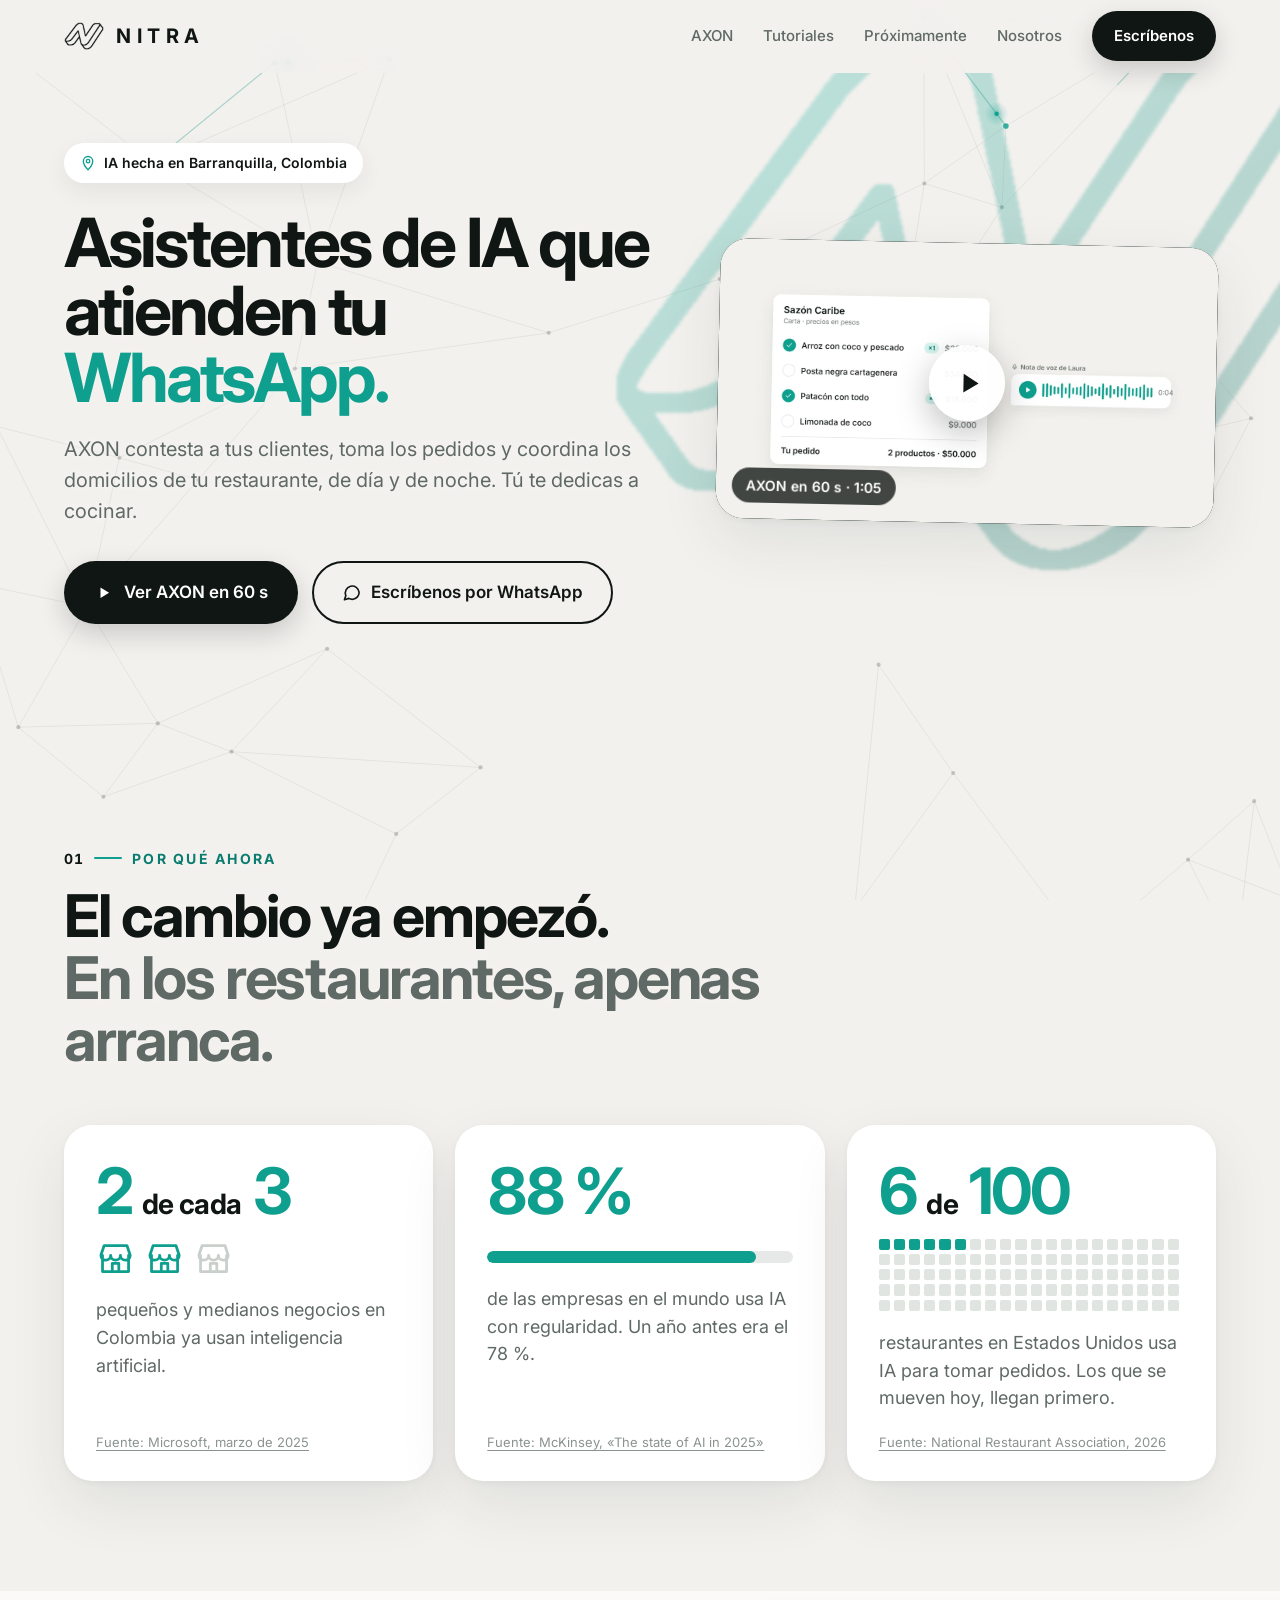
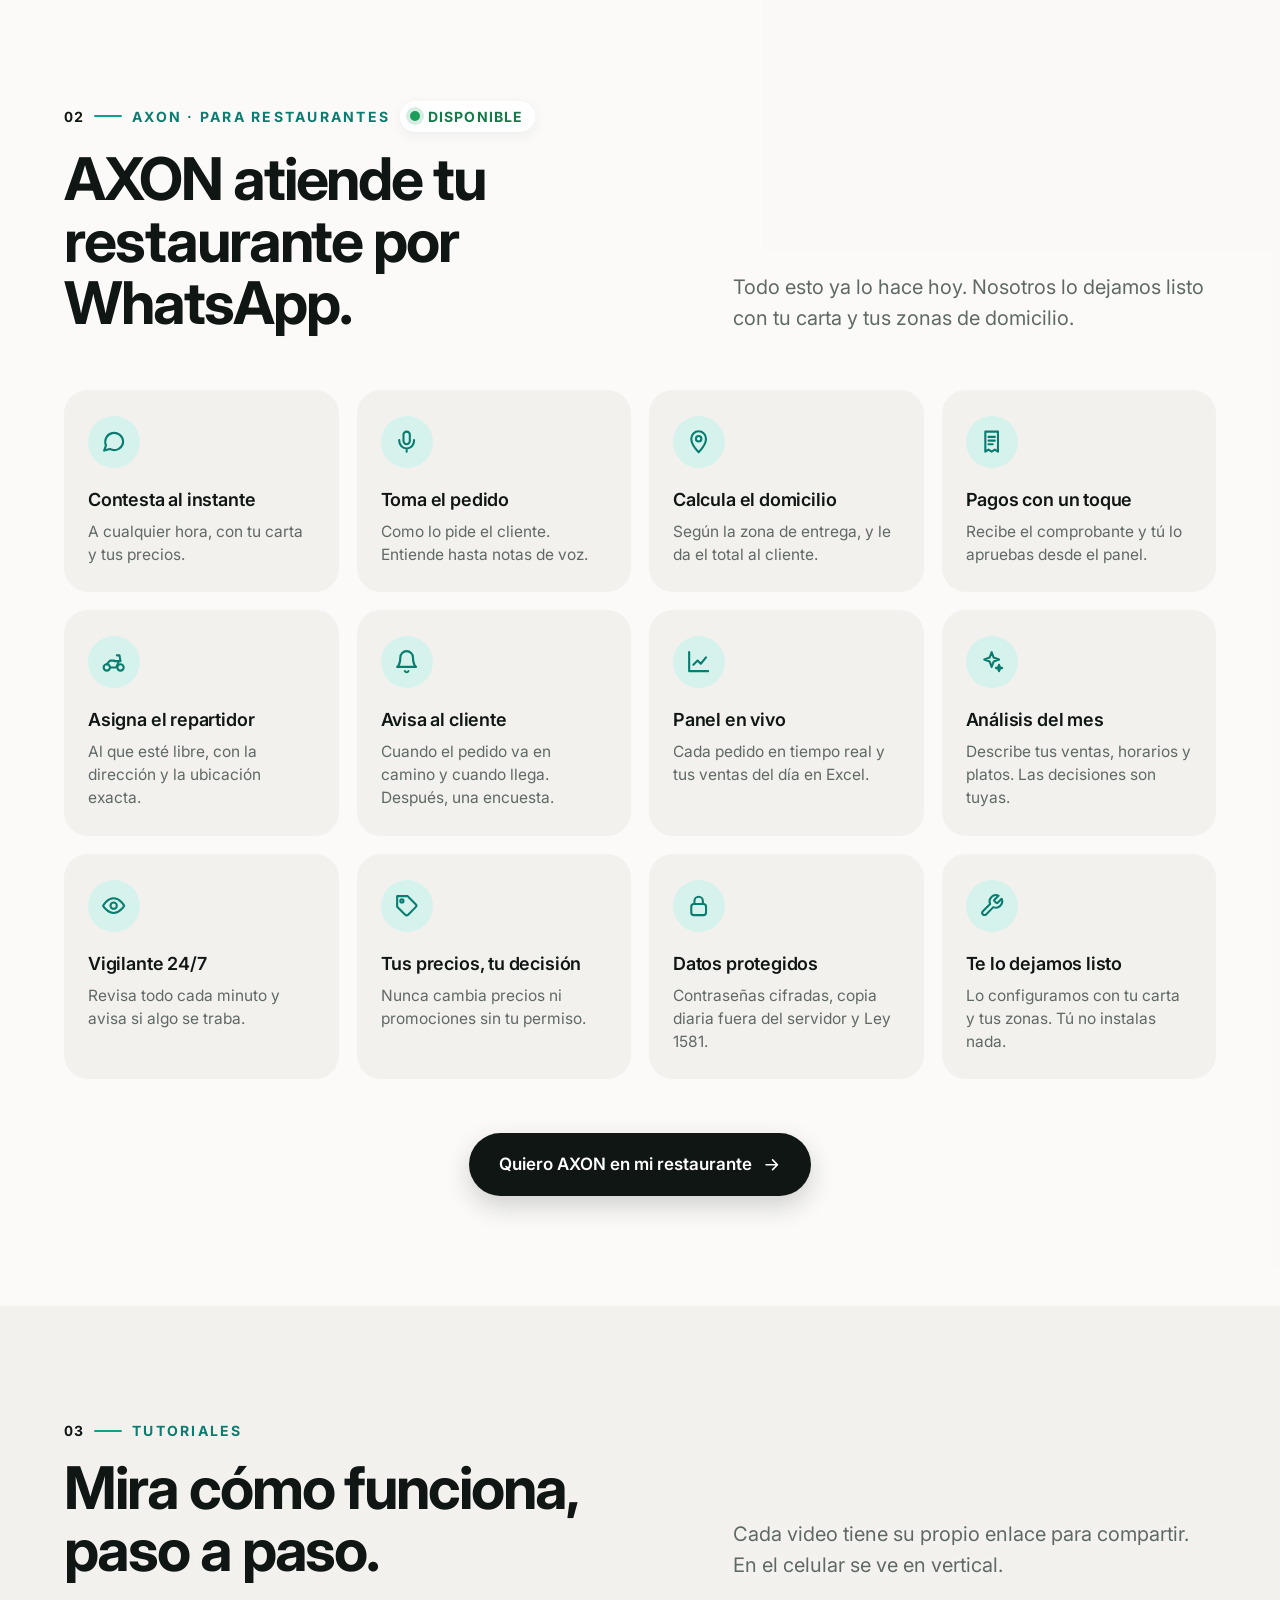
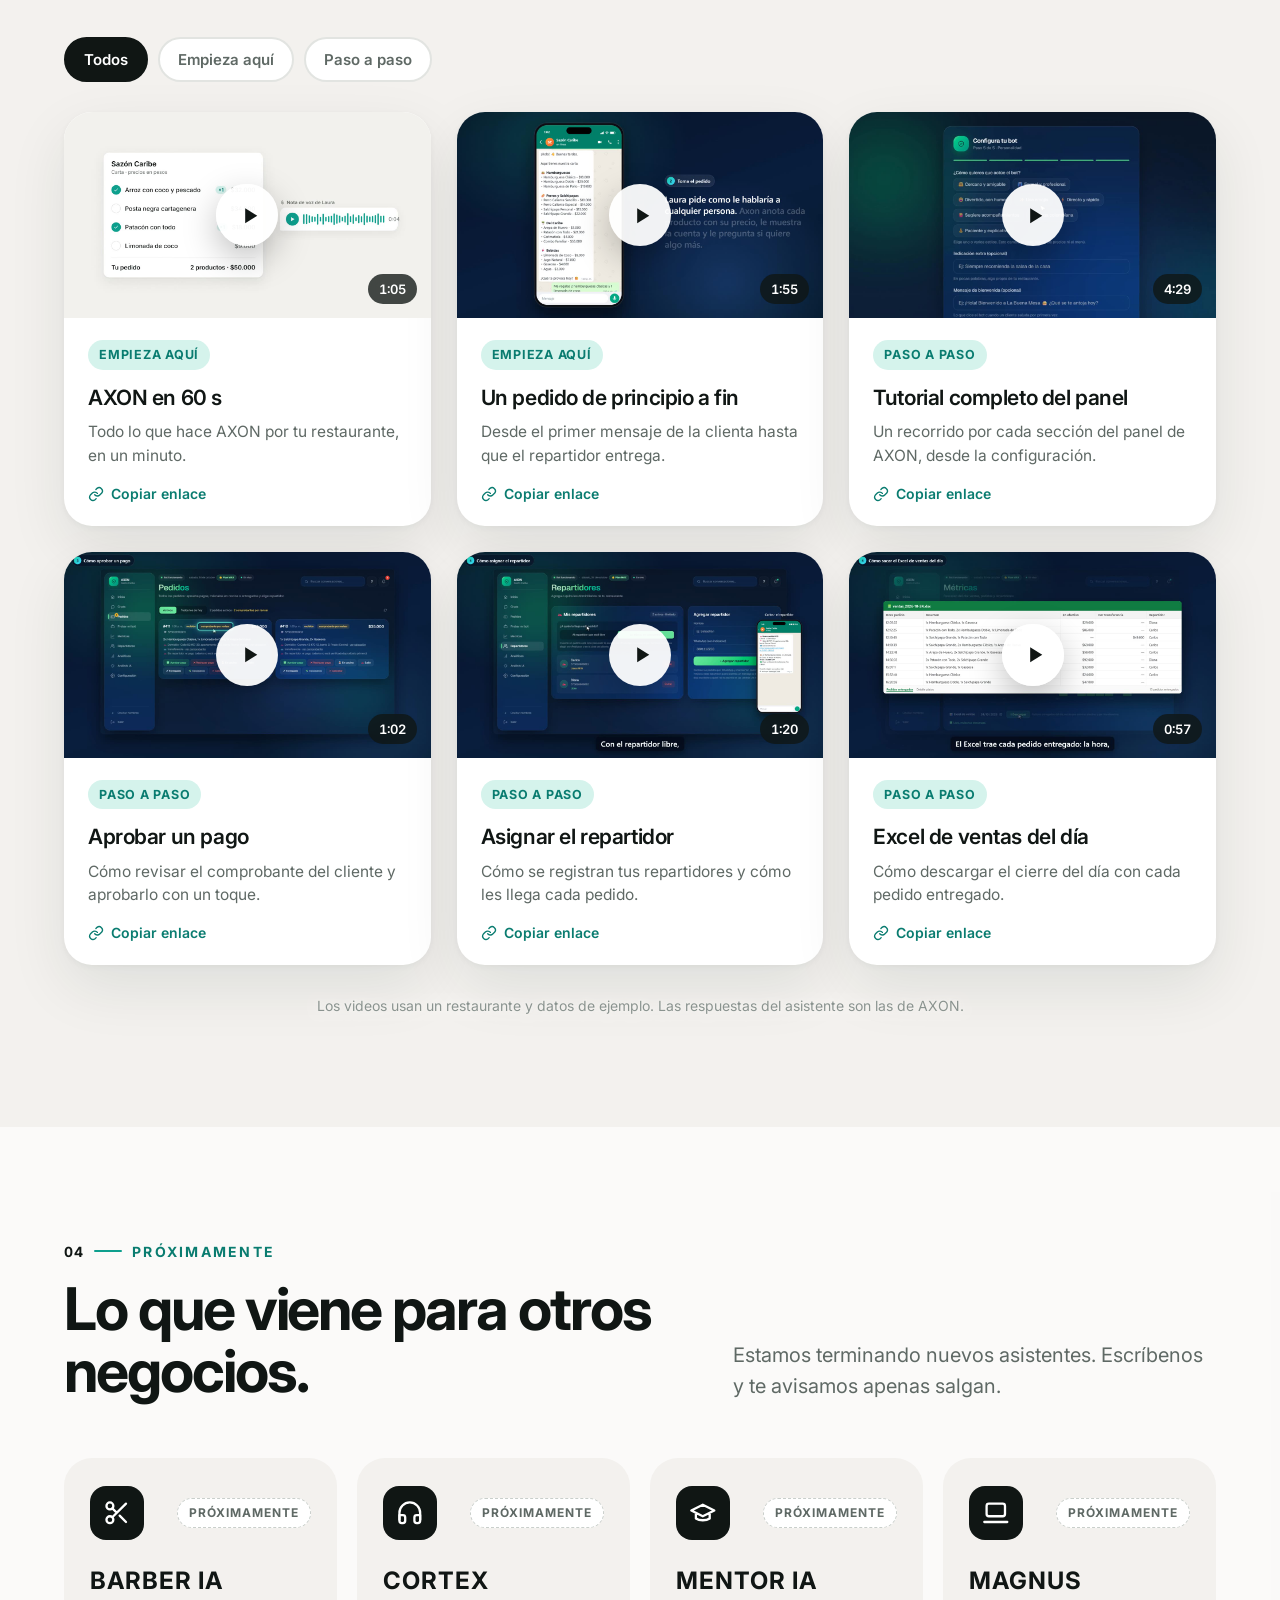
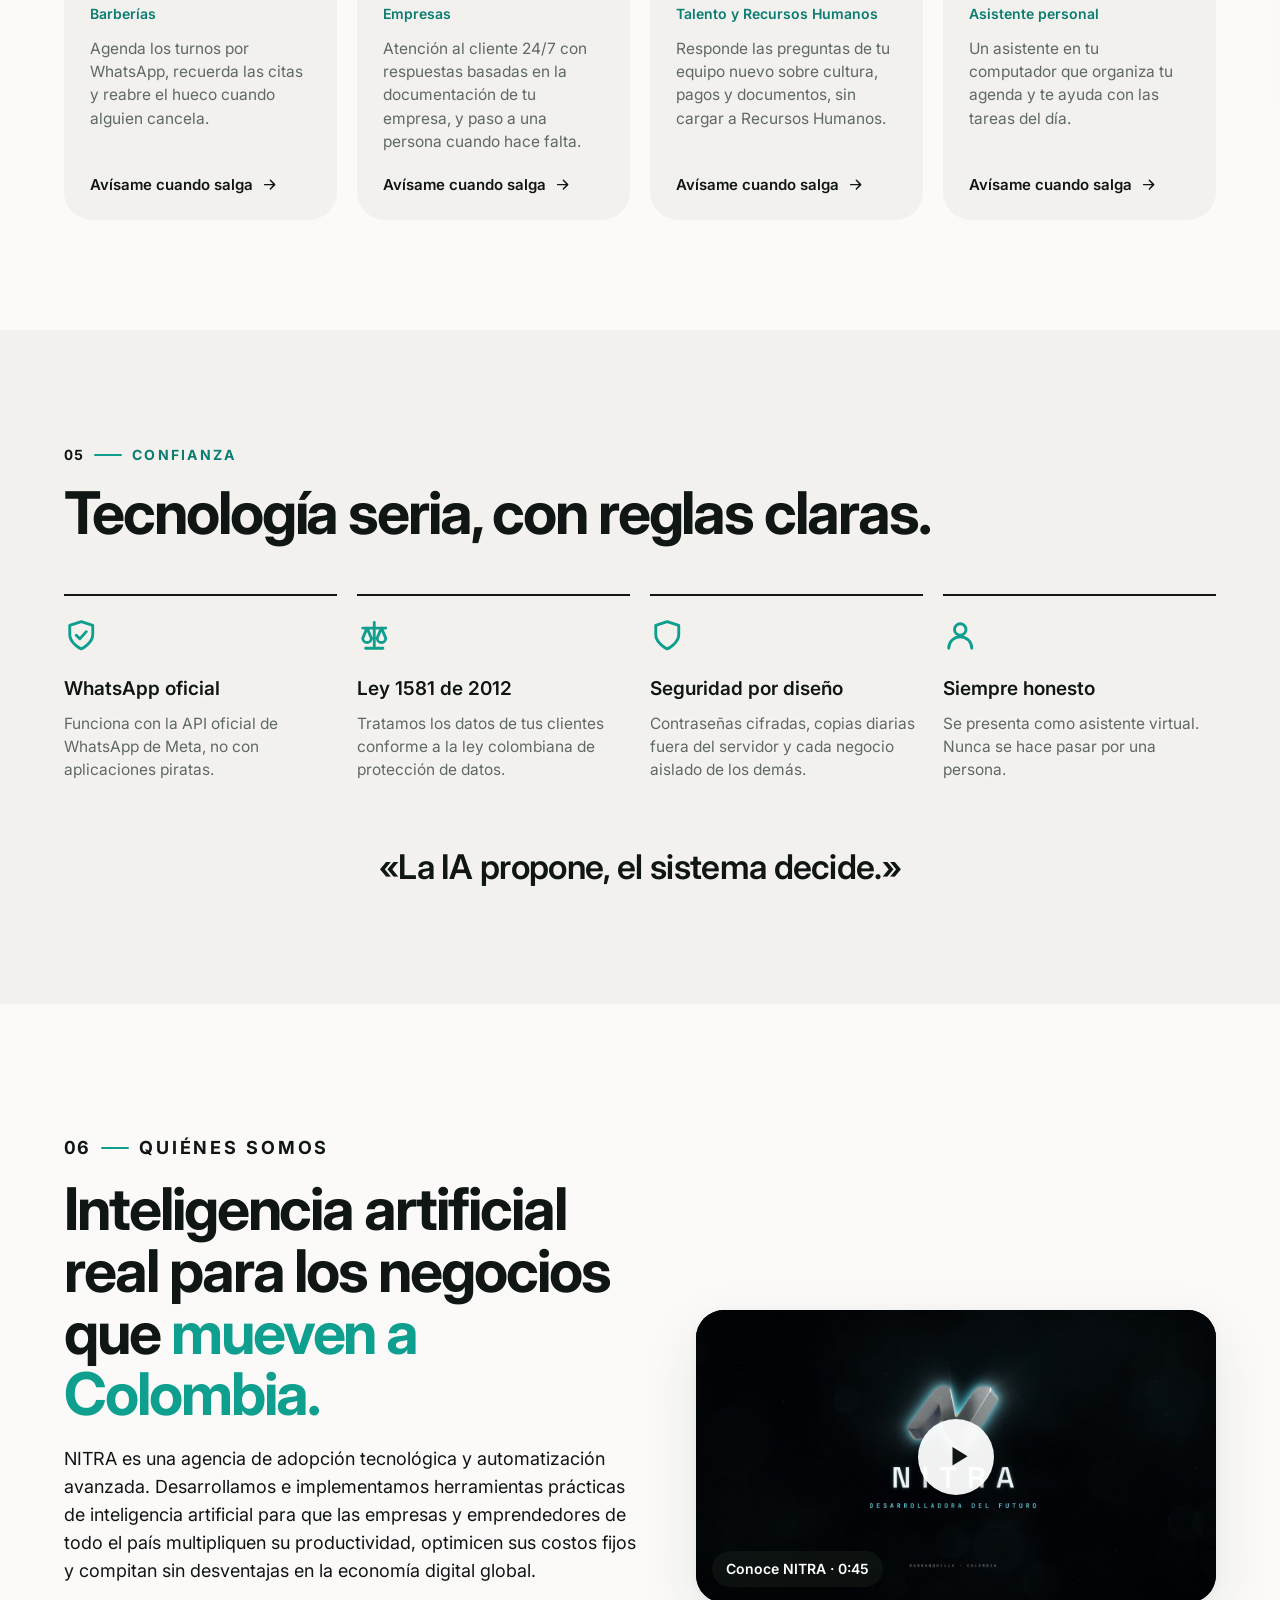
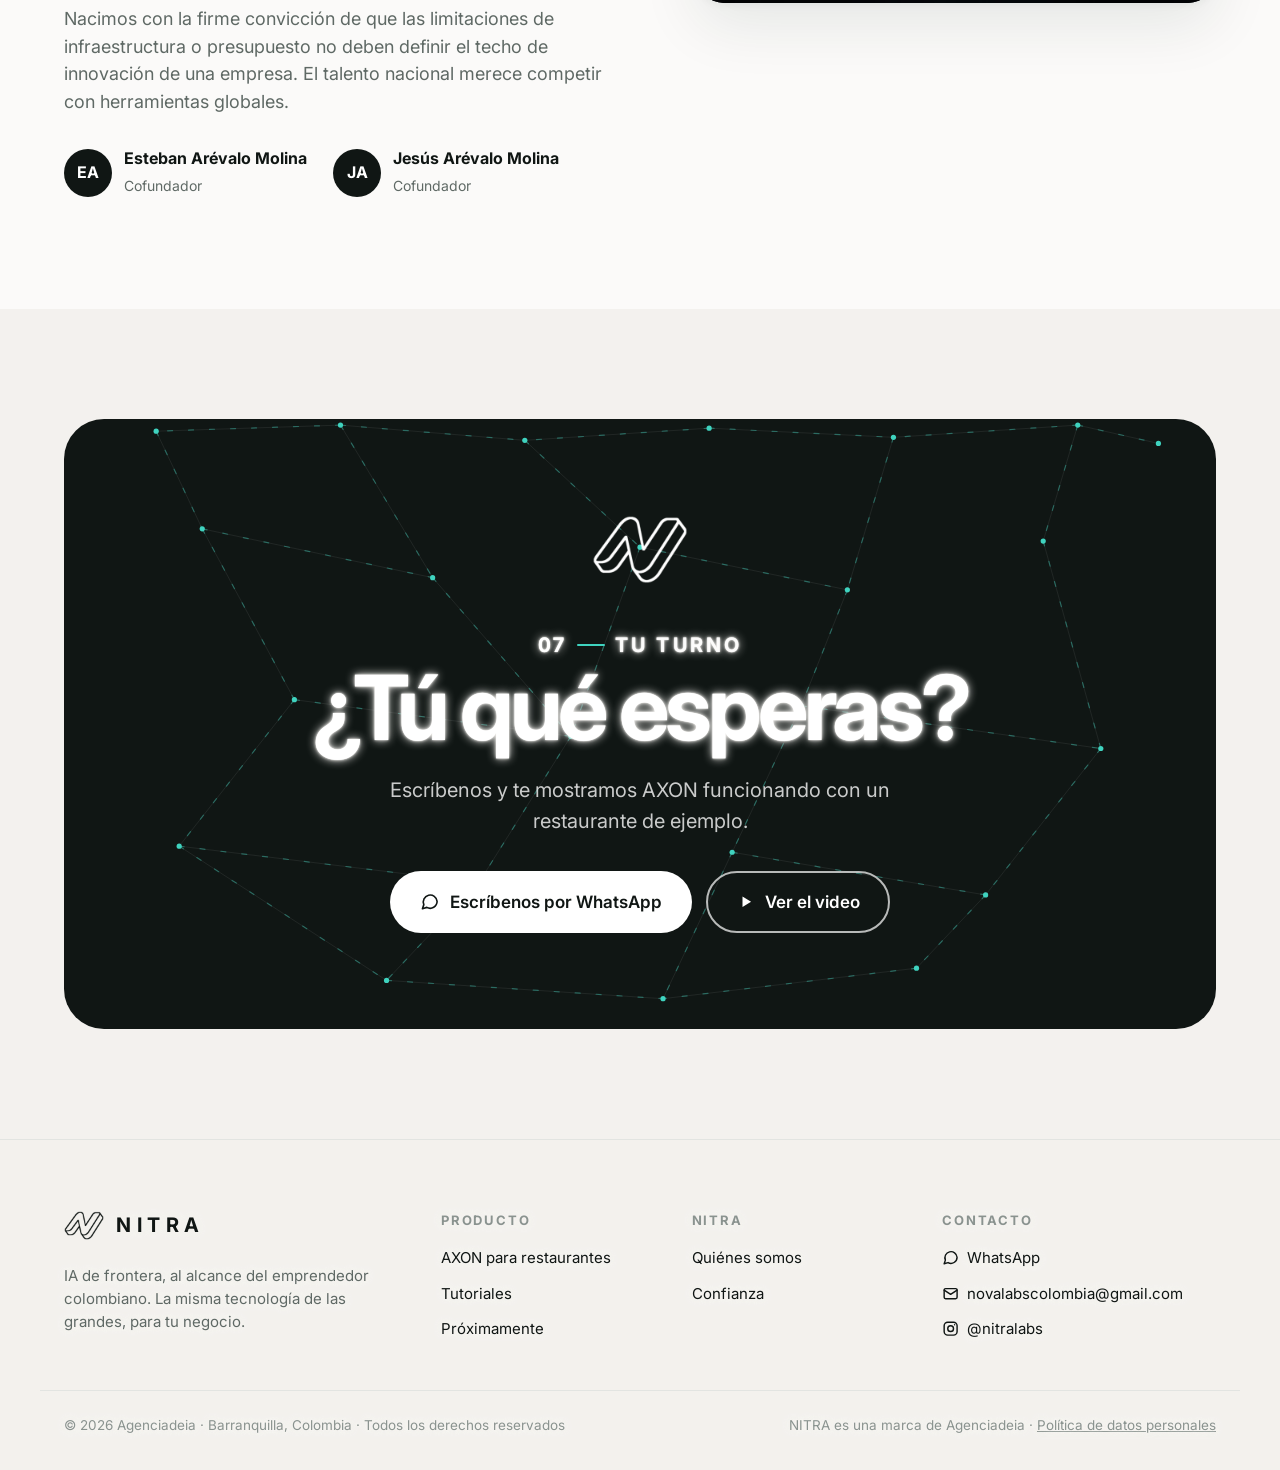
<file: index.html>
<!DOCTYPE html>
<html lang="es">
<head>
<meta charset="UTF-8">
<meta name="viewport" content="width=device-width, initial-scale=1.0">
<title>NITRA — Asistentes de IA para WhatsApp · AXON para restaurantes</title>
<meta name="description" content="NITRA crea asistentes de inteligencia artificial que atienden tu WhatsApp. AXON contesta, toma pedidos y coordina los domicilios de tu restaurante 24/7. Hecho en Barranquilla, Colombia.">
<meta name="theme-color" content="#F3F1EE">
<link rel="canonical" href="https://nitralabs.github.io/">

<meta property="og:title" content="NITRA — Asistentes de IA que atienden tu WhatsApp">
<meta property="og:description" content="AXON contesta, toma pedidos y coordina los domicilios de tu restaurante 24/7. Mira los tutoriales.">
<meta property="og:type" content="website">
<meta property="og:url" content="https://nitralabs.github.io/">
<meta property="og:image" content="https://nitralabs.github.io/assets/og.jpg">
<meta property="og:image:width" content="1200">
<meta property="og:image:height" content="630">
<meta property="og:locale" content="es_CO">
<meta name="twitter:card" content="summary_large_image">

<link rel="icon" type="image/png" href="assets/favicon.png">
<link rel="apple-touch-icon" href="assets/favicon.png">
<link rel="preconnect" href="https://fonts.googleapis.com">
<link rel="preconnect" href="https://fonts.gstatic.com" crossorigin>
<link href="https://fonts.googleapis.com/css2?family=Inter:wght@400;500;600;700&display=swap" rel="stylesheet">
<link rel="stylesheet" href="styles.css">
</head>
<body>
<canvas class="red" id="red" aria-hidden="true"></canvas>

<!-- Íconos (trazos simples de 24×24) -->
<svg width="0" height="0" style="position:absolute" aria-hidden="true">
  <defs>
    <symbol id="i-chat" viewBox="0 0 24 24"><path d="M21 11.5a8.5 8.5 0 0 1-12.6 7.4L3 20.5l1.7-5A8.5 8.5 0 1 1 21 11.5z"/></symbol>
    <symbol id="i-play" viewBox="0 0 24 24"><path d="M8 5.5v13l10.5-6.5z" fill="currentColor" stroke="none"/></symbol>
    <symbol id="i-mic" viewBox="0 0 24 24"><rect x="9" y="2.5" width="6" height="12" rx="3"/><path d="M5 10.5v1a7 7 0 0 0 14 0v-1M12 18.5v3"/></symbol>
    <symbol id="i-pin" viewBox="0 0 24 24"><path d="M12 22s7-7.2 7-12.8a7 7 0 0 0-14 0C5 14.8 12 22 12 22z"/><circle cx="12" cy="9.2" r="2.6"/></symbol>
    <symbol id="i-check" viewBox="0 0 24 24"><path d="M4.5 12.5l5 5L19.5 7"/></symbol>
    <symbol id="i-recibo" viewBox="0 0 24 24"><path d="M6 2.5h12v19l-3-2-3 2-3-2-3 2zM9 7.5h6M9 11h6M9 14.5h4"/></symbol>
    <symbol id="i-moto" viewBox="0 0 24 24"><circle cx="5.5" cy="17.5" r="3"/><circle cx="18.5" cy="17.5" r="3"/><path d="M8.5 17.5h6l2.5-6h-4.5M15 6h2.5l1 5.5M5.5 14.5l3-3.5h4"/></symbol>
    <symbol id="i-campana" viewBox="0 0 24 24"><path d="M6 8a6 6 0 0 1 12 0c0 7 3 9 3 9H3s3-2 3-9M10.3 21a1.9 1.9 0 0 0 3.4 0"/></symbol>
    <symbol id="i-grafica" viewBox="0 0 24 24"><path d="M3 3v18h18M7 15l4-4 3 3 5-6"/></symbol>
    <symbol id="i-chispa" viewBox="0 0 24 24"><path d="M12 3l1.9 5.1L19 10l-5.1 1.9L12 17l-1.9-5.1L5 10l5.1-1.9zM19 15l.8 2.2L22 18l-2.2.8L19 21l-.8-2.2L16 18l2.2-.8z"/></symbol>
    <symbol id="i-ojo" viewBox="0 0 24 24"><path d="M2 12s3.8-7 10-7 10 7 10 7-3.8 7-10 7S2 12 2 12z"/><circle cx="12" cy="12" r="3"/></symbol>
    <symbol id="i-escudo" viewBox="0 0 24 24"><path d="M12 21.5s8-3.8 8-10V5.2L12 2.5 4 5.2v6.3c0 6.2 8 10 8 10z"/></symbol>
    <symbol id="i-candado" viewBox="0 0 24 24"><rect x="5" y="10.5" width="14" height="10.5" rx="2.5"/><path d="M8 10.5V7.5a4 4 0 0 1 8 0v3"/></symbol>
    <symbol id="i-precio" viewBox="0 0 24 24"><path d="M20.6 13.4l-7.2 7.2a2 2 0 0 1-2.8 0L3 13V3h10l7.6 7.6a2 2 0 0 1 0 2.8z"/><circle cx="7.5" cy="7.5" r="1.5"/></symbol>
    <symbol id="i-herramienta" viewBox="0 0 24 24"><path d="M14.7 6.3a1 1 0 0 0 0 1.4l1.6 1.6a1 1 0 0 0 1.4 0l3.8-3.8a6 6 0 0 1-7.9 7.9l-6.9 6.9a2.1 2.1 0 0 1-3-3l6.9-6.9a6 6 0 0 1 7.9-7.9l-3.8 3.8z"/></symbol>
    <symbol id="i-tienda" viewBox="0 0 24 24"><path d="M4 10v10h16V10M3 10l2-6h14l2 6M3 10c0 1.7 1.3 3 3 3s3-1.3 3-3c0 1.7 1.3 3 3 3s3-1.3 3-3c0 1.7 1.3 3 3 3s3-1.3 3-3M10 20v-5h4v5"/></symbol>
    <symbol id="i-tijeras" viewBox="0 0 24 24"><circle cx="6" cy="6" r="3"/><circle cx="6" cy="18" r="3"/><path d="M20 4L8.1 15.9M14.5 14.5L20 20M8.1 8.1L12 12"/></symbol>
    <symbol id="i-audifonos" viewBox="0 0 24 24"><path d="M3 18v-6a9 9 0 0 1 18 0v6"/><path d="M21 19a2 2 0 0 1-2 2h-1a2 2 0 0 1-2-2v-3a2 2 0 0 1 2-2h3zM3 19a2 2 0 0 0 2 2h1a2 2 0 0 0 2-2v-3a2 2 0 0 0-2-2H3z"/></symbol>
    <symbol id="i-birrete" viewBox="0 0 24 24"><path d="M22 10L12 5 2 10l10 5 10-5zM6 12v5c3 2 9 2 12 0v-5"/></symbol>
    <symbol id="i-laptop" viewBox="0 0 24 24"><rect x="4" y="4" width="16" height="11" rx="2"/><path d="M2 20h20"/></symbol>
    <symbol id="i-flecha" viewBox="0 0 24 24"><path d="M5 12h14M13 6l6 6-6 6"/></symbol>
    <symbol id="i-enlace" viewBox="0 0 24 24"><path d="M10 13a5 5 0 0 0 7.5.5l3-3a5 5 0 0 0-7-7l-1.7 1.7M14 11a5 5 0 0 0-7.5-.5l-3 3a5 5 0 0 0 7 7l1.7-1.7"/></symbol>
    <symbol id="i-cerrar" viewBox="0 0 24 24"><path d="M6 6l12 12M18 6L6 18"/></symbol>
    <symbol id="i-menu" viewBox="0 0 24 24"><path d="M4 7h16M4 12h16M4 17h16"/></symbol>
    <symbol id="i-insta" viewBox="0 0 24 24"><rect x="3" y="3" width="18" height="18" rx="5"/><circle cx="12" cy="12" r="4"/><circle cx="17.5" cy="6.5" r="1" fill="currentColor" stroke="none"/></symbol>
    <symbol id="i-correo" viewBox="0 0 24 24"><rect x="3" y="5" width="18" height="14" rx="2"/><path d="M3 7l9 6 9-6"/></symbol>
    <symbol id="i-reloj" viewBox="0 0 24 24"><circle cx="12" cy="12" r="9"/><path d="M12 7v5l3.2 2"/></symbol>
    <symbol id="i-meta" viewBox="0 0 24 24"><path d="M12 21.5s8-3.8 8-10V5.2L12 2.5 4 5.2v6.3c0 6.2 8 10 8 10z"/><path d="M8.5 12l2.5 2.5 4.5-5"/></symbol>
    <symbol id="i-ley" viewBox="0 0 24 24"><path d="M12 3v18M6 21h12M4 7h16M7 7l-3 7a3 3 0 0 0 6 0zM17 7l-3 7a3 3 0 0 0 6 0z"/></symbol>
    <symbol id="i-tienda" viewBox="0 0 24 24"><path d="M3.5 9.5L5 4h14l1.5 5.5"/><path d="M3.5 9.5a2.8 2.8 0 0 0 5.6 0 2.8 2.8 0 0 0 5.8 0 2.8 2.8 0 0 0 5.6 0"/><path d="M5 12.5V20h14v-7.5"/><path d="M10 20v-4.5h4V20"/></symbol>
    <symbol id="i-persona" viewBox="0 0 24 24"><circle cx="12" cy="8" r="4"/><path d="M4 21a8 8 0 0 1 16 0"/></symbol>
  </defs>
</svg>

<!-- ═══════════ MENÚ ═══════════ -->
<header class="menu" id="menu">
  <div class="wrap menu-in">
    <a class="marca" href="#inicio" aria-label="NITRA, inicio">
      <img src="assets/n-linea.png" alt="" width="40" height="28"><span>NITRA</span>
    </a>
    <nav class="links" id="links" aria-label="Secciones">
      <a href="#axon">AXON</a>
      <a href="#tutoriales">Tutoriales</a>
      <a href="#proximamente">Próximamente</a>
      <a href="#nosotros">Nosotros</a>
      <a class="btn btn-negro btn-sm" href="https://wa.me/573248874403" data-wa="Hola NITRA, quiero saber más de AXON para mi restaurante.">Escríbenos</a>
    </nav>
    <button class="hamburguesa" id="hamburguesa" aria-label="Abrir el menú" aria-expanded="false" aria-controls="links">
      <svg class="ic"><use href="#i-menu"/></svg>
    </button>
  </div>
  <span class="progreso" id="progreso" aria-hidden="true"></span>
</header>

<main>

<!-- ═══════════ PORTADA ═══════════ -->
<section class="hero" id="inicio">
  <div class="hero-n" id="hero-n" aria-hidden="true"><i></i></div>
  <div class="wrap hero-in">
    <div class="hero-txt">
      <p class="chip"><svg class="ic"><use href="#i-pin"/></svg> IA hecha en Barranquilla, Colombia</p>
      <h1>Asistentes de IA que atienden tu <span class="acento">WhatsApp.</span></h1>
      <p class="lead">AXON contesta a tus clientes, toma los pedidos y coordina los domicilios de tu restaurante, de día y de noche. Tú te dedicas a cocinar.</p>
      <div class="acciones">
        <button class="btn btn-negro" data-video="axon-en-60s"><svg class="ic"><use href="#i-play"/></svg> Ver AXON en 60 s</button>
        <a class="btn btn-borde" href="https://wa.me/573248874403" data-wa="Hola NITRA, quiero ver AXON funcionando.">
          <svg class="ic"><use href="#i-chat"/></svg> Escríbenos por WhatsApp</a>
      </div>
    </div>
    <button class="vcard hero-video" data-video="axon-en-60s" aria-label="Reproducir el video AXON en 60 segundos">
      <img src="videos/axon-en-60s-h.jpg" alt="Escena del video: la carta de un restaurante y una nota de voz" width="1280" height="720">
      <span class="play"><svg class="ic"><use href="#i-play"/></svg></span>
      <span class="vlabel">AXON en 60 s · 1:05</span>
    </button>
  </div>
</section>

<!-- ═══════════ POR QUÉ AHORA ═══════════ -->
<section class="seccion" id="por-que">
  <div class="wrap">
    <p class="eyebrow"><span class="nro">01</span> Por qué ahora</p>
    <h2 class="rev">El cambio ya empezó.<br><span class="gris">En los restaurantes, apenas arranca.</span></h2>
    <div class="stats">
      <article class="stat rev">
        <p class="num">2 <span>de cada</span> 3</p>
        <div class="viz viz-tres" aria-hidden="true"><svg class="ic on"><use href="#i-tienda"/></svg><svg class="ic on"><use href="#i-tienda"/></svg><svg class="ic"><use href="#i-tienda"/></svg></div>
        <p>pequeños y medianos negocios en Colombia ya usan inteligencia artificial.</p>
        <a class="fuente" href="https://news.microsoft.com/es-xl/2-de-cada-3-mipymes-en-colombia-ya-usan-inteligencia-artificial-para-ganar-productividad-asegurar-continuidad-y-mejorar-el-servicio-revela-estudio-de-microsoft/" target="_blank" rel="noopener">Fuente: Microsoft, marzo de 2025</a>
      </article>
      <article class="stat rev">
        <p class="num"><b data-de="78" data-a="88">88</b> %</p>
        <div class="viz viz-barra" aria-hidden="true"><span class="antes"></span><span class="relleno"></span></div>
        <p>de las empresas en el mundo usa IA con regularidad. Un año antes era el 78 %.</p>
        <a class="fuente" href="https://www.mckinsey.com/capabilities/quantumblack/our-insights/the-state-of-ai" target="_blank" rel="noopener">Fuente: McKinsey, «The state of AI in 2025»</a>
      </article>
      <article class="stat rev">
        <p class="num">6 <span>de</span> 100</p>
        <div class="viz viz-cien" data-on="6" aria-hidden="true"></div>
        <p>restaurantes en Estados Unidos usa IA para tomar pedidos. Los que se mueven hoy, llegan primero.</p>
        <a class="fuente" href="https://www.restaurantdive.com/news/national-restaurant-assocation-artificial-intelligence-adoption/812418/" target="_blank" rel="noopener">Fuente: National Restaurant Association, 2026</a>
      </article>
    </div>
  </div>
</section>

<!-- ═══════════ AXON ═══════════ -->
<section class="seccion seccion-blanca" id="axon">
  <div class="wrap">
    <div class="cabeza">
      <div>
        <p class="eyebrow"><span class="nro">02</span> AXON · Para restaurantes <span class="estado"><span class="punto"></span> Disponible</span></p>
        <h2 class="rev">AXON atiende tu restaurante por WhatsApp.</h2>
      </div>
      <p class="lead rev">Todo esto ya lo hace hoy. Nosotros lo dejamos listo con tu carta y tus zonas de domicilio.</p>
    </div>
    <div class="funciones">
      <article class="fn rev"><span class="fi"><svg class="ic"><use href="#i-chat"/></svg></span><h3>Contesta al instante</h3><p>A cualquier hora, con tu carta y tus precios.</p></article>
      <article class="fn rev"><span class="fi"><svg class="ic"><use href="#i-mic"/></svg></span><h3>Toma el pedido</h3><p>Como lo pide el cliente. Entiende hasta notas de voz.</p></article>
      <article class="fn rev"><span class="fi"><svg class="ic"><use href="#i-pin"/></svg></span><h3>Calcula el domicilio</h3><p>Según la zona de entrega, y le da el total al cliente.</p></article>
      <article class="fn rev"><span class="fi"><svg class="ic"><use href="#i-recibo"/></svg></span><h3>Pagos con un toque</h3><p>Recibe el comprobante y tú lo apruebas desde el panel.</p></article>
      <article class="fn rev"><span class="fi"><svg class="ic"><use href="#i-moto"/></svg></span><h3>Asigna el repartidor</h3><p>Al que esté libre, con la dirección y la ubicación exacta.</p></article>
      <article class="fn rev"><span class="fi"><svg class="ic"><use href="#i-campana"/></svg></span><h3>Avisa al cliente</h3><p>Cuando el pedido va en camino y cuando llega. Después, una encuesta.</p></article>
      <article class="fn rev"><span class="fi"><svg class="ic"><use href="#i-grafica"/></svg></span><h3>Panel en vivo</h3><p>Cada pedido en tiempo real y tus ventas del día en Excel.</p></article>
      <article class="fn rev"><span class="fi"><svg class="ic"><use href="#i-chispa"/></svg></span><h3>Análisis del mes</h3><p>Describe tus ventas, horarios y platos. Las decisiones son tuyas.</p></article>
      <article class="fn rev"><span class="fi"><svg class="ic"><use href="#i-ojo"/></svg></span><h3>Vigilante 24/7</h3><p>Revisa todo cada minuto y avisa si algo se traba.</p></article>
      <article class="fn rev"><span class="fi"><svg class="ic"><use href="#i-precio"/></svg></span><h3>Tus precios, tu decisión</h3><p>Nunca cambia precios ni promociones sin tu permiso.</p></article>
      <article class="fn rev"><span class="fi"><svg class="ic"><use href="#i-candado"/></svg></span><h3>Datos protegidos</h3><p>Contraseñas cifradas, copia diaria fuera del servidor y Ley 1581.</p></article>
      <article class="fn rev"><span class="fi"><svg class="ic"><use href="#i-herramienta"/></svg></span><h3>Te lo dejamos listo</h3><p>Lo configuramos con tu carta y tus zonas. Tú no instalas nada.</p></article>
    </div>
    <div class="centro">
      <a class="btn btn-negro" href="https://wa.me/573248874403" data-wa="Hola NITRA, quiero AXON en mi restaurante. ¿Cómo empezamos?">
        Quiero AXON en mi restaurante <svg class="ic"><use href="#i-flecha"/></svg></a>
    </div>
  </div>
</section>

<!-- ═══════════ TUTORIALES ═══════════ -->
<section class="seccion" id="tutoriales">
  <div class="wrap">
    <div class="cabeza">
      <div>
        <p class="eyebrow"><span class="nro">03</span> Tutoriales</p>
        <h2 class="rev">Mira cómo funciona, paso a paso.</h2>
      </div>
      <p class="lead rev">Cada video tiene su propio enlace para compartir. En el celular se ve en vertical.</p>
    </div>
    <div class="filtros" role="group" aria-label="Filtrar tutoriales">
      <button class="filtro activo" data-filtro="todos" aria-pressed="true">Todos</button>
      <button class="filtro" data-filtro="empieza" aria-pressed="false">Empieza aquí</button>
      <button class="filtro" data-filtro="paso" aria-pressed="false">Paso a paso</button>
    </div>
    <div class="tutoriales">
      <article class="tut rev" id="t-axon-en-60s" data-cat="empieza">
        <button class="vcard" data-video="axon-en-60s" aria-label="Reproducir: AXON en 60 s">
          <img src="videos/axon-en-60s-h.jpg" alt="" loading="lazy" width="1280" height="720"><span class="play"><svg class="ic"><use href="#i-play"/></svg></span><span class="dur">1:05</span></button>
        <div class="tut-txt"><span class="tag">Empieza aquí</span><h3>AXON en 60 s</h3><p>Todo lo que hace AXON por tu restaurante, en un minuto.</p>
          <button class="copiar" data-copiar="axon-en-60s"><svg class="ic"><use href="#i-enlace"/></svg> <span>Copiar enlace</span></button></div>
      </article>
      <article class="tut rev" id="t-demo-pedido" data-cat="empieza">
        <button class="vcard" data-video="demo-pedido" aria-label="Reproducir: Un pedido de principio a fin">
          <img src="videos/demo-pedido-h.jpg" alt="" loading="lazy" width="1280" height="720"><span class="play"><svg class="ic"><use href="#i-play"/></svg></span><span class="dur">1:55</span></button>
        <div class="tut-txt"><span class="tag">Empieza aquí</span><h3>Un pedido de principio a fin</h3><p>Desde el primer mensaje de la clienta hasta que el repartidor entrega.</p>
          <button class="copiar" data-copiar="demo-pedido"><svg class="ic"><use href="#i-enlace"/></svg> <span>Copiar enlace</span></button></div>
      </article>
      <article class="tut rev" id="t-tutorial-panel" data-cat="paso">
        <button class="vcard" data-video="tutorial-panel" aria-label="Reproducir: Tutorial completo del panel">
          <img src="videos/tutorial-panel-h.jpg" alt="" loading="lazy" width="1280" height="720"><span class="play"><svg class="ic"><use href="#i-play"/></svg></span><span class="dur">4:29</span></button>
        <div class="tut-txt"><span class="tag">Paso a paso</span><h3>Tutorial completo del panel</h3><p>Un recorrido por cada sección del panel de AXON, desde la configuración.</p>
          <button class="copiar" data-copiar="tutorial-panel"><svg class="ic"><use href="#i-enlace"/></svg> <span>Copiar enlace</span></button></div>
      </article>
      <article class="tut rev" id="t-aprobar-pago" data-cat="paso">
        <button class="vcard" data-video="aprobar-pago" aria-label="Reproducir: Aprobar un pago">
          <img src="videos/aprobar-pago-h.jpg" alt="" loading="lazy" width="1280" height="720"><span class="play"><svg class="ic"><use href="#i-play"/></svg></span><span class="dur">1:02</span></button>
        <div class="tut-txt"><span class="tag">Paso a paso</span><h3>Aprobar un pago</h3><p>Cómo revisar el comprobante del cliente y aprobarlo con un toque.</p>
          <button class="copiar" data-copiar="aprobar-pago"><svg class="ic"><use href="#i-enlace"/></svg> <span>Copiar enlace</span></button></div>
      </article>
      <article class="tut rev" id="t-asignar-repartidor" data-cat="paso">
        <button class="vcard" data-video="asignar-repartidor" aria-label="Reproducir: Asignar el repartidor">
          <img src="videos/asignar-repartidor-h.jpg" alt="" loading="lazy" width="1280" height="720"><span class="play"><svg class="ic"><use href="#i-play"/></svg></span><span class="dur">1:20</span></button>
        <div class="tut-txt"><span class="tag">Paso a paso</span><h3>Asignar el repartidor</h3><p>Cómo se registran tus repartidores y cómo les llega cada pedido.</p>
          <button class="copiar" data-copiar="asignar-repartidor"><svg class="ic"><use href="#i-enlace"/></svg> <span>Copiar enlace</span></button></div>
      </article>
      <article class="tut rev" id="t-excel-ventas" data-cat="paso">
        <button class="vcard" data-video="excel-ventas" aria-label="Reproducir: Excel de ventas del día">
          <img src="videos/excel-ventas-h.jpg" alt="" loading="lazy" width="1280" height="720"><span class="play"><svg class="ic"><use href="#i-play"/></svg></span><span class="dur">0:57</span></button>
        <div class="tut-txt"><span class="tag">Paso a paso</span><h3>Excel de ventas del día</h3><p>Cómo descargar el cierre del día con cada pedido entregado.</p>
          <button class="copiar" data-copiar="excel-ventas"><svg class="ic"><use href="#i-enlace"/></svg> <span>Copiar enlace</span></button></div>
      </article>
    </div>
    <p class="nota">Los videos usan un restaurante y datos de ejemplo. Las respuestas del asistente son las de AXON.</p>
  </div>
</section>

<!-- ═══════════ PRÓXIMAMENTE ═══════════ -->
<section class="seccion seccion-blanca" id="proximamente">
  <div class="wrap">
    <div class="cabeza">
      <div>
        <p class="eyebrow"><span class="nro">04</span> Próximamente</p>
        <h2 class="rev">Lo que viene para otros negocios.</h2>
      </div>
      <p class="lead rev">Estamos terminando nuevos asistentes. Escríbenos y te avisamos apenas salgan.</p>
    </div>
    <div class="bots">
      <article class="bot rev">
        <div class="bot-top"><span class="bi"><svg class="ic"><use href="#i-tijeras"/></svg></span><span class="pronto">Próximamente</span></div>
        <h3>BARBER IA</h3><p class="sector">Barberías</p>
        <p>Agenda los turnos por WhatsApp, recuerda las citas y reabre el hueco cuando alguien cancela.</p>
        <a class="mas" href="https://wa.me/573248874403" data-wa="Hola NITRA, avísenme cuando salga BARBER IA para mi barbería.">Avísame cuando salga <svg class="ic"><use href="#i-flecha"/></svg></a>
      </article>
      <article class="bot rev">
        <div class="bot-top"><span class="bi"><svg class="ic"><use href="#i-audifonos"/></svg></span><span class="pronto">Próximamente</span></div>
        <h3>CORTEX</h3><p class="sector">Empresas</p>
        <p>Atención al cliente 24/7 con respuestas basadas en la documentación de tu empresa, y paso a una persona cuando hace falta.</p>
        <a class="mas" href="https://wa.me/573248874403" data-wa="Hola NITRA, avísenme cuando salga CORTEX para la atención al cliente de mi empresa.">Avísame cuando salga <svg class="ic"><use href="#i-flecha"/></svg></a>
      </article>
      <article class="bot rev">
        <div class="bot-top"><span class="bi"><svg class="ic"><use href="#i-birrete"/></svg></span><span class="pronto">Próximamente</span></div>
        <h3>MENTOR IA</h3><p class="sector">Talento y Recursos Humanos</p>
        <p>Responde las preguntas de tu equipo nuevo sobre cultura, pagos y documentos, sin cargar a Recursos Humanos.</p>
        <a class="mas" href="https://wa.me/573248874403" data-wa="Hola NITRA, avísenme cuando salga MENTOR IA para mi equipo.">Avísame cuando salga <svg class="ic"><use href="#i-flecha"/></svg></a>
      </article>
      <article class="bot rev">
        <div class="bot-top"><span class="bi"><svg class="ic"><use href="#i-laptop"/></svg></span><span class="pronto">Próximamente</span></div>
        <h3>MAGNUS</h3><p class="sector">Asistente personal</p>
        <p>Un asistente en tu computador que organiza tu agenda y te ayuda con las tareas del día.</p>
        <a class="mas" href="https://wa.me/573248874403" data-wa="Hola NITRA, avísenme cuando salga MAGNUS.">Avísame cuando salga <svg class="ic"><use href="#i-flecha"/></svg></a>
      </article>
    </div>
  </div>
</section>

<!-- ═══════════ CONFIANZA ═══════════ -->
<section class="seccion" id="confianza">
  <div class="wrap">
    <p class="eyebrow"><span class="nro">05</span> Confianza</p>
    <h2 class="rev">Tecnología seria, con reglas claras.</h2>
    <div class="confianza">
      <article class="cf rev"><svg class="ic"><use href="#i-meta"/></svg><h3>WhatsApp oficial</h3><p>Funciona con la API oficial de WhatsApp de Meta, no con aplicaciones piratas.</p></article>
      <article class="cf rev"><svg class="ic"><use href="#i-ley"/></svg><h3>Ley 1581 de 2012</h3><p>Tratamos los datos de tus clientes conforme a la ley colombiana de protección de datos.</p></article>
      <article class="cf rev"><svg class="ic"><use href="#i-escudo"/></svg><h3>Seguridad por diseño</h3><p>Contraseñas cifradas, copias diarias fuera del servidor y cada negocio aislado de los demás.</p></article>
      <article class="cf rev"><svg class="ic"><use href="#i-persona"/></svg><h3>Siempre honesto</h3><p>Se presenta como asistente virtual. Nunca se hace pasar por una persona.</p></article>
    </div>
    <p class="cita rev">«La IA propone, el sistema decide.»</p>
  </div>
</section>

<!-- ═══════════ NOSOTROS ═══════════ -->
<section class="seccion seccion-blanca" id="nosotros">
  <div class="wrap nos">
    <div class="nos-txt">
      <p class="eyebrow"><span class="nro">06</span> Quiénes somos</p>
      <h2 class="rev">Inteligencia artificial real para los negocios que <span class="acento">mueven a Colombia.</span></h2>
      <p class="rev">NITRA es una agencia de adopción tecnológica y automatización avanzada. Desarrollamos e implementamos herramientas prácticas de inteligencia artificial para que las empresas y emprendedores de todo el país multipliquen su productividad, optimicen sus costos fijos y compitan sin desventajas en la economía digital global.</p>
      <p class="rev gris">Nacimos con la firme convicción de que las limitaciones de infraestructura o presupuesto no deben definir el techo de innovación de una empresa. El talento nacional merece competir con herramientas globales.</p>
      <div class="fundadores rev">
        <div class="fund"><span class="ini">EA</span><div><b>Esteban Arévalo Molina</b><small>Cofundador</small></div></div>
        <div class="fund"><span class="ini">JA</span><div><b>Jesús Arévalo Molina</b><small>Cofundador</small></div></div>
      </div>
    </div>
    <button class="vcard oscura rev" id="t-presentacion" data-video="presentacion" aria-label="Reproducir: Conoce NITRA">
      <img src="videos/presentacion-h.jpg" alt="Logo de NITRA, desarrolladora del futuro" loading="lazy" width="1280" height="720">
      <span class="play"><svg class="ic"><use href="#i-play"/></svg></span><span class="vlabel">Conoce NITRA · 0:45</span>
    </button>
  </div>
</section>

<!-- ═══════════ LLAMADO FINAL ═══════════ -->
<section class="seccion" id="contacto">
  <div class="wrap">
    <div class="final rev">
      <svg class="red-final" id="red-final" aria-hidden="true"></svg>
      <img class="final-n" src="assets/n-linea-blanca.png" alt="" width="96" height="69">
      <p class="eyebrow eyebrow-claro"><span class="nro">07</span> Tu turno</p>
      <h2>¿Tú qué esperas?</h2>
      <p>Escríbenos y te mostramos AXON funcionando con un restaurante de ejemplo.</p>
      <div class="acciones">
        <a class="btn btn-blanco" href="https://wa.me/573248874403" data-wa="Hola NITRA, quiero que me muestren AXON.">
          <svg class="ic"><use href="#i-chat"/></svg> Escríbenos por WhatsApp</a>
        <button class="btn btn-borde-blanco" id="t-que-esperas" data-video="que-esperas"><svg class="ic"><use href="#i-play"/></svg> Ver el video</button>
      </div>
    </div>
  </div>
</section>

</main>

<!-- ═══════════ PIE ═══════════ -->
<footer class="pie">
  <div class="wrap pie-in">
    <div class="pie-marca">
      <a class="marca" href="#inicio"><img src="assets/n-linea.png" alt="" width="40" height="28"><span>NITRA</span></a>
      <p>IA de frontera, al alcance del emprendedor colombiano. La misma tecnología de las grandes, para tu negocio.</p>
    </div>
    <div class="pie-col">
      <h4>Producto</h4>
      <a href="#axon">AXON para restaurantes</a>
      <a href="#tutoriales">Tutoriales</a>
      <a href="#proximamente">Próximamente</a>
    </div>
    <div class="pie-col">
      <h4>NITRA</h4>
      <a href="#nosotros">Quiénes somos</a>
      <a href="#confianza">Confianza</a>
    </div>
    <div class="pie-col">
      <h4>Contacto</h4>
      <a href="https://wa.me/573248874403" data-wa="Hola NITRA, quiero más información."><svg class="ic"><use href="#i-chat"/></svg> WhatsApp</a>
      <a href="mailto:novalabscolombia@gmail.com"><svg class="ic"><use href="#i-correo"/></svg> novalabscolombia@gmail.com</a>
      <a href="https://www.instagram.com/nitralabs/" target="_blank" rel="noopener"><svg class="ic"><use href="#i-insta"/></svg> @nitralabs</a>
    </div>
  </div>
  <div class="wrap pie-legal">
    <p>© 2026 Agenciadeia · Barranquilla, Colombia · Todos los derechos reservados</p>
    <p>NITRA es una marca de Agenciadeia · <a href="privacidad/">Política de datos personales</a></p>
  </div>
</footer>

<!-- ═══════════ REPRODUCTOR ═══════════ -->
<div class="modal" id="modal" role="dialog" aria-modal="true" aria-labelledby="modal-titulo" hidden>
  <div class="modal-caja">
    <button class="modal-cerrar" id="modal-cerrar" aria-label="Cerrar el video"><svg class="ic"><use href="#i-cerrar"/></svg></button>
    <video id="modal-video" controls playsinline preload="metadata"></video>
    <div class="modal-pie">
      <p id="modal-titulo"></p>
      <button class="copiar copiar-claro" id="modal-copiar"><svg class="ic"><use href="#i-enlace"/></svg> <span>Copiar enlace</span></button>
    </div>
  </div>
</div>

<noscript><p class="sin-js">NITRA — Asistentes de IA para WhatsApp · NITRA es una marca de Agenciadeia · Barranquilla, Colombia</p></noscript>
<script src="app.js" defer></script>
</body>
</html>
</file>
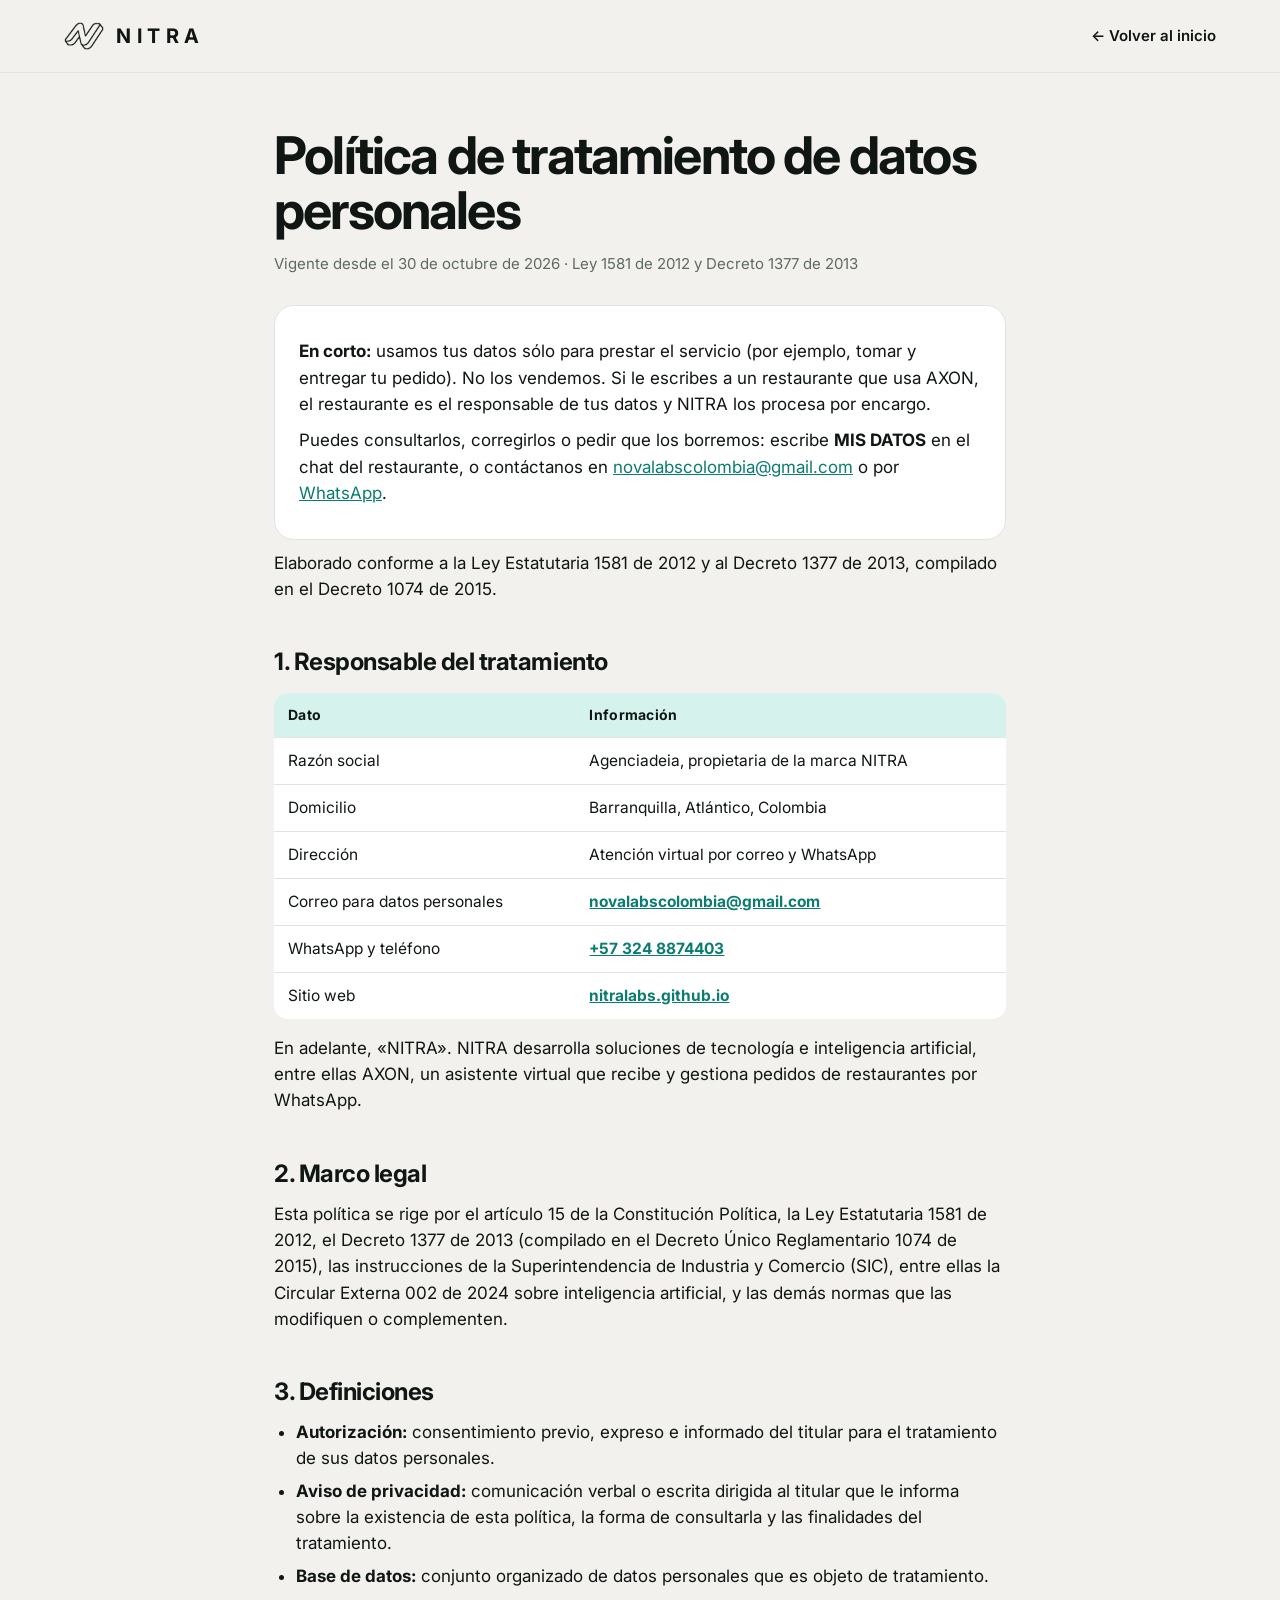
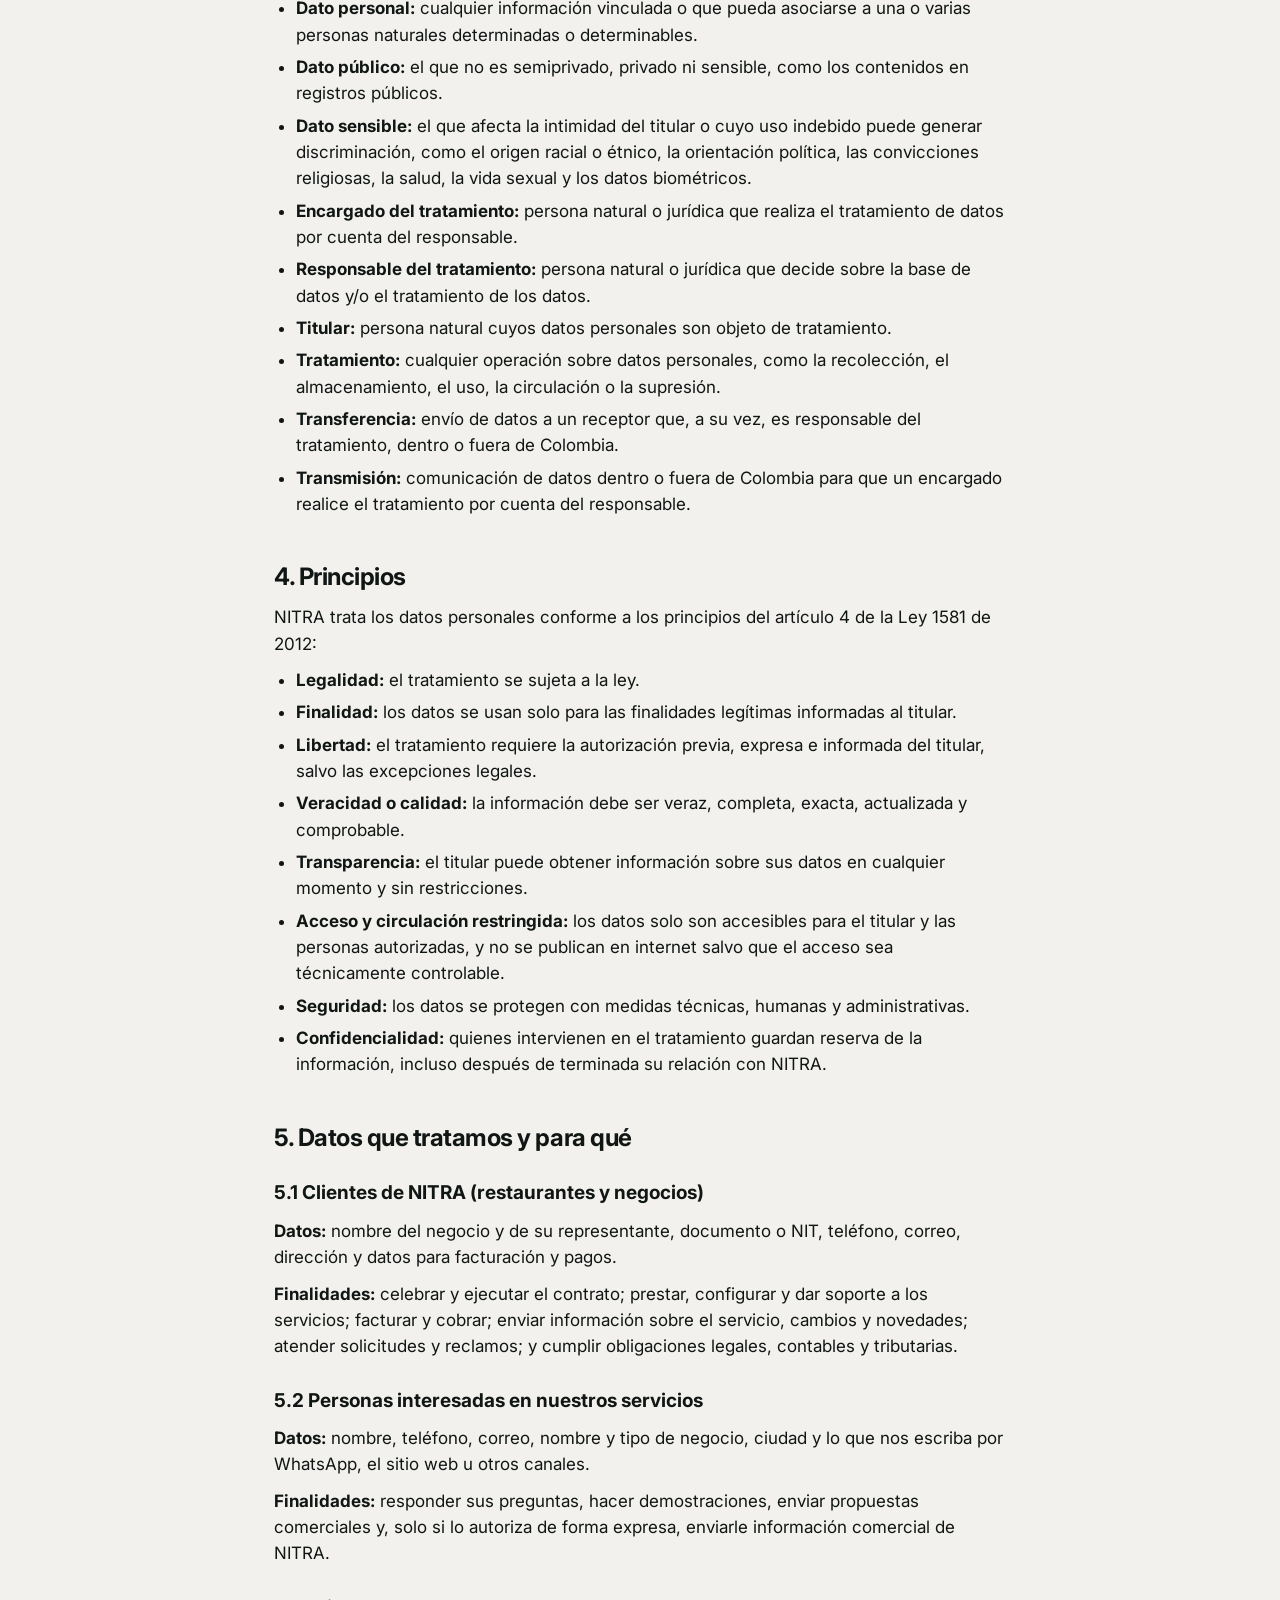
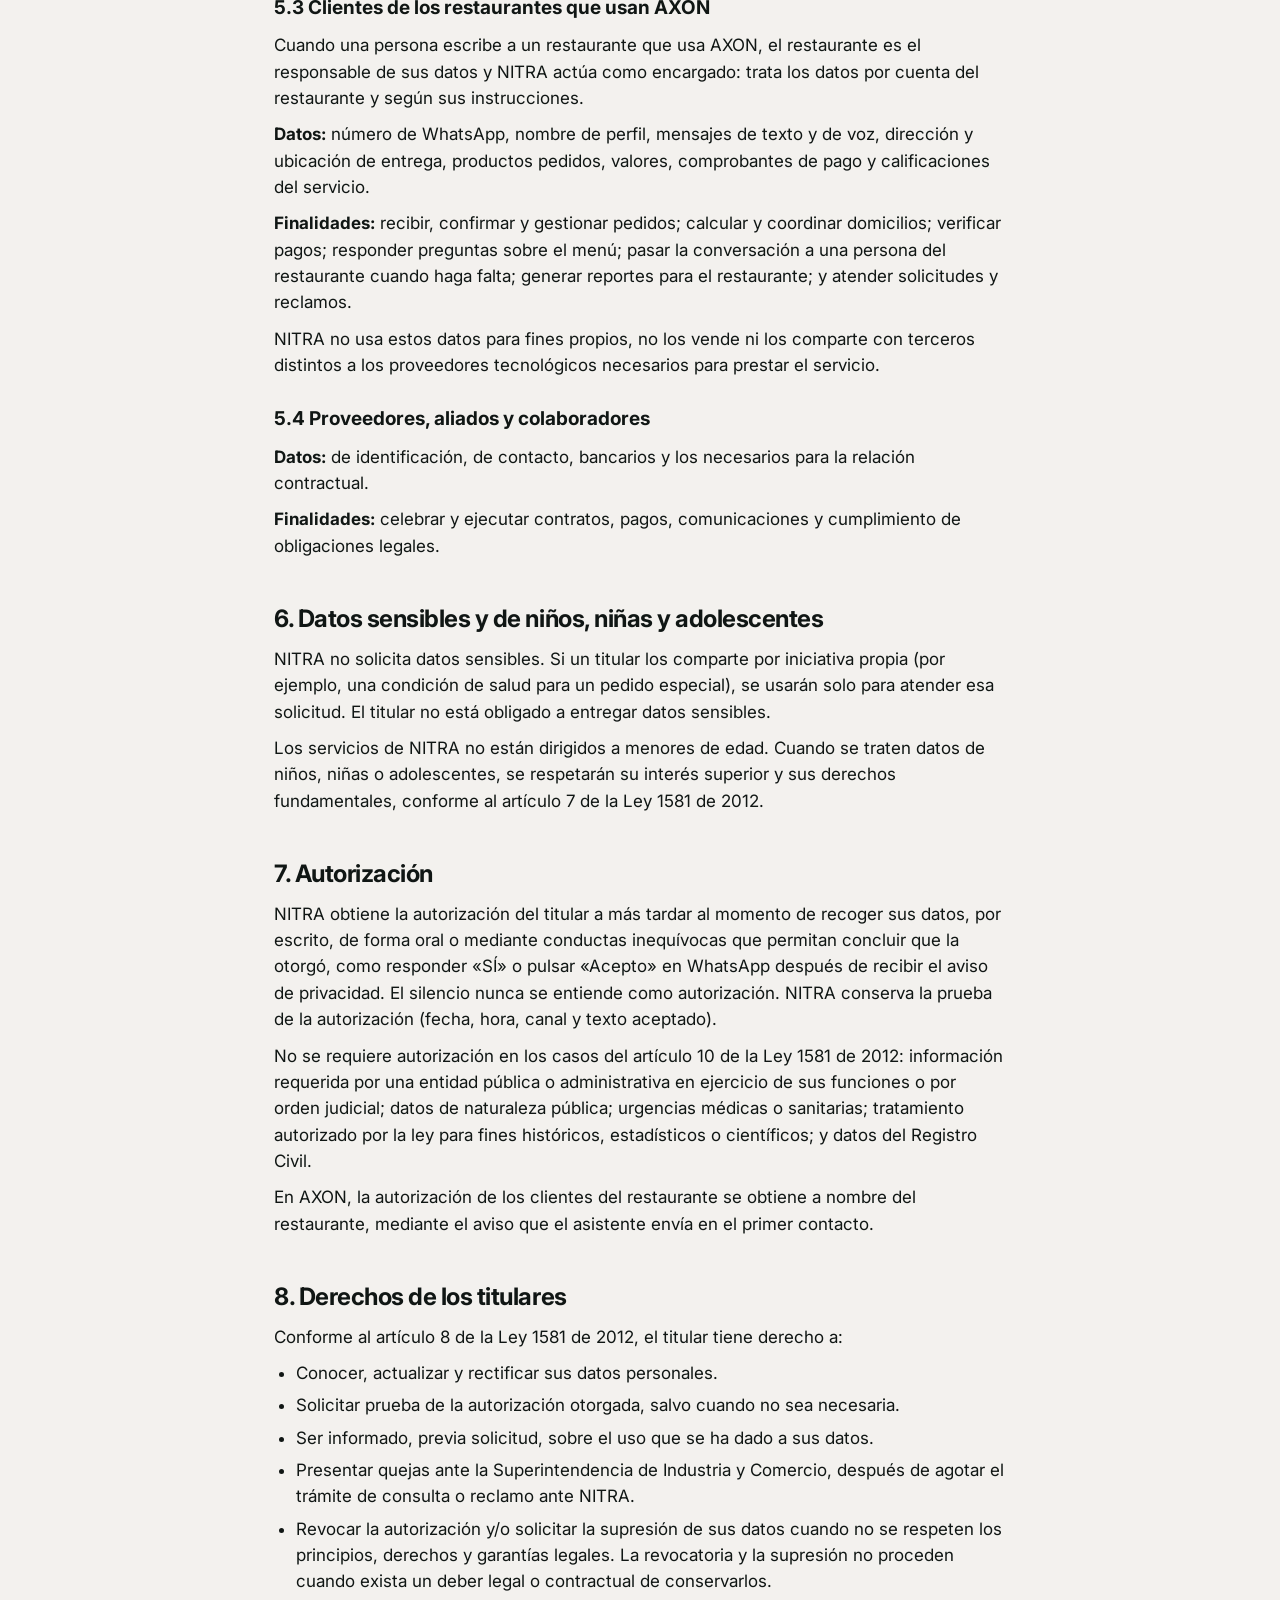
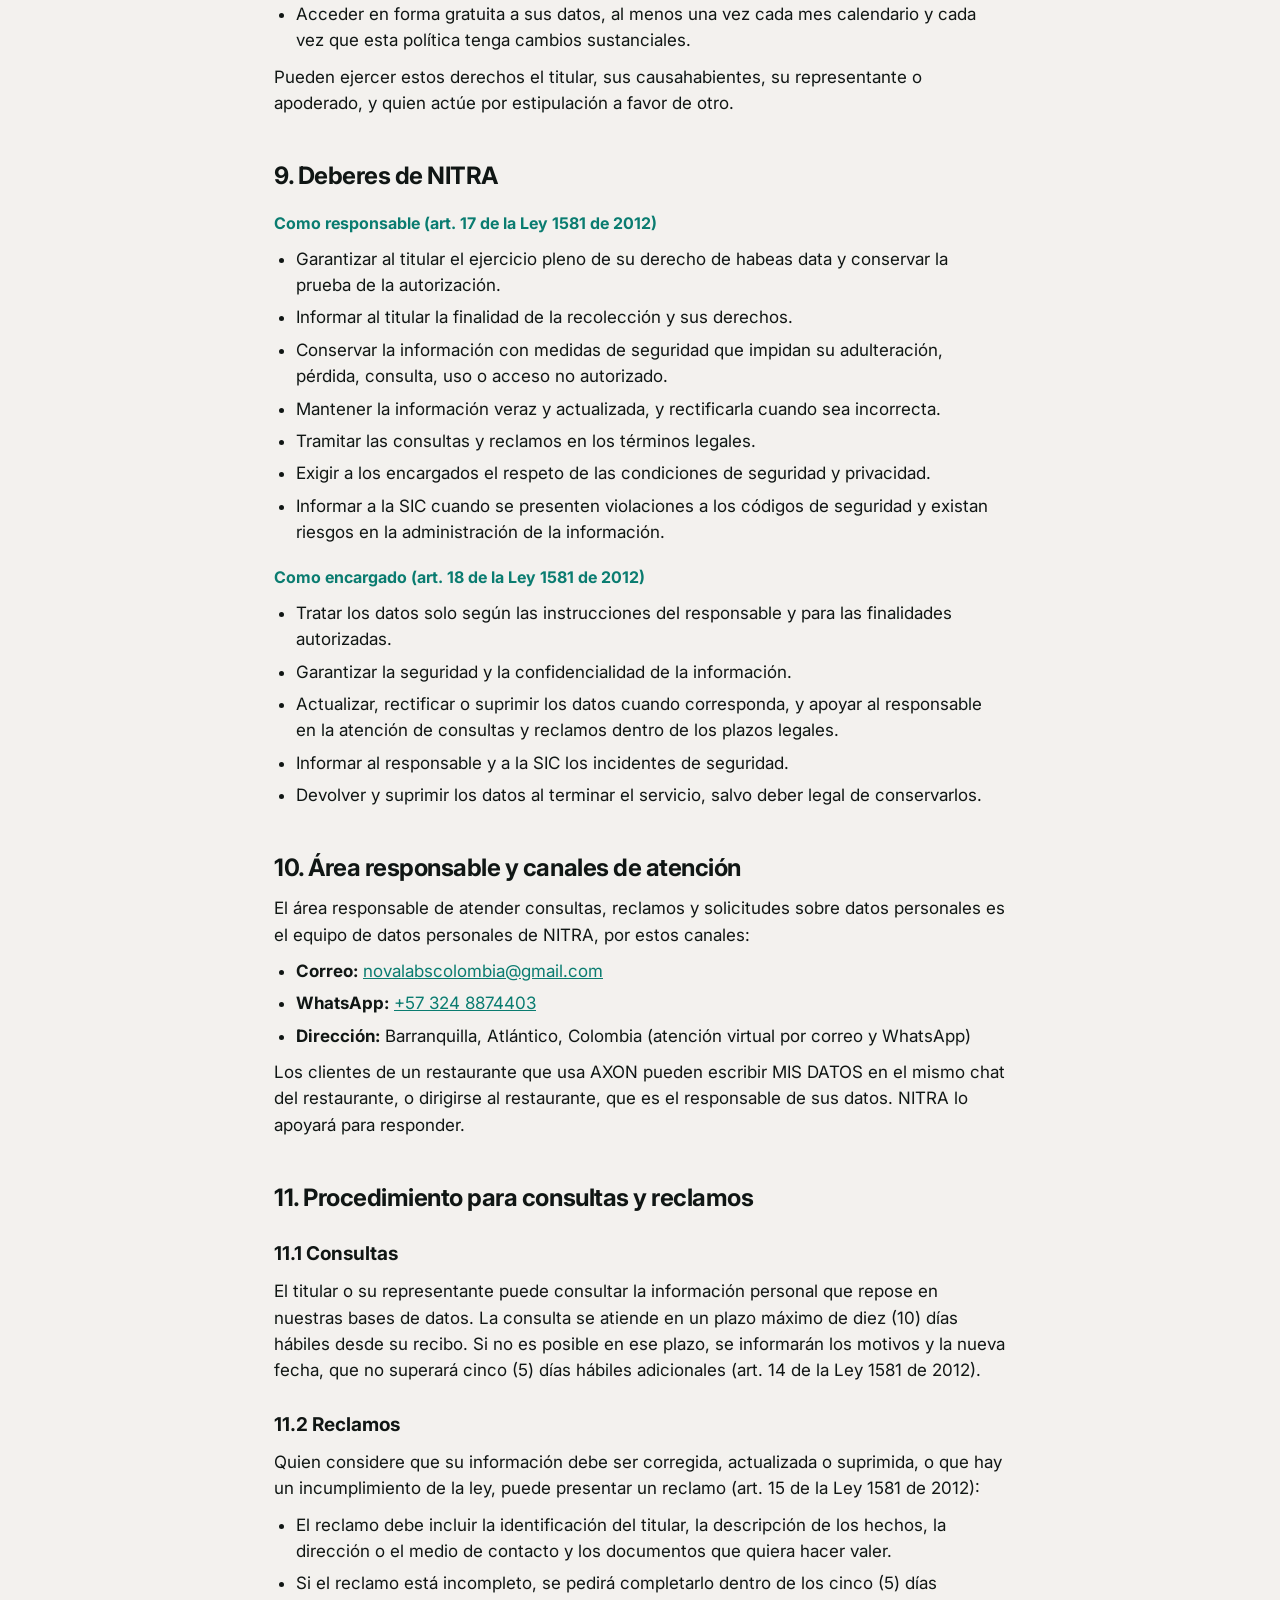
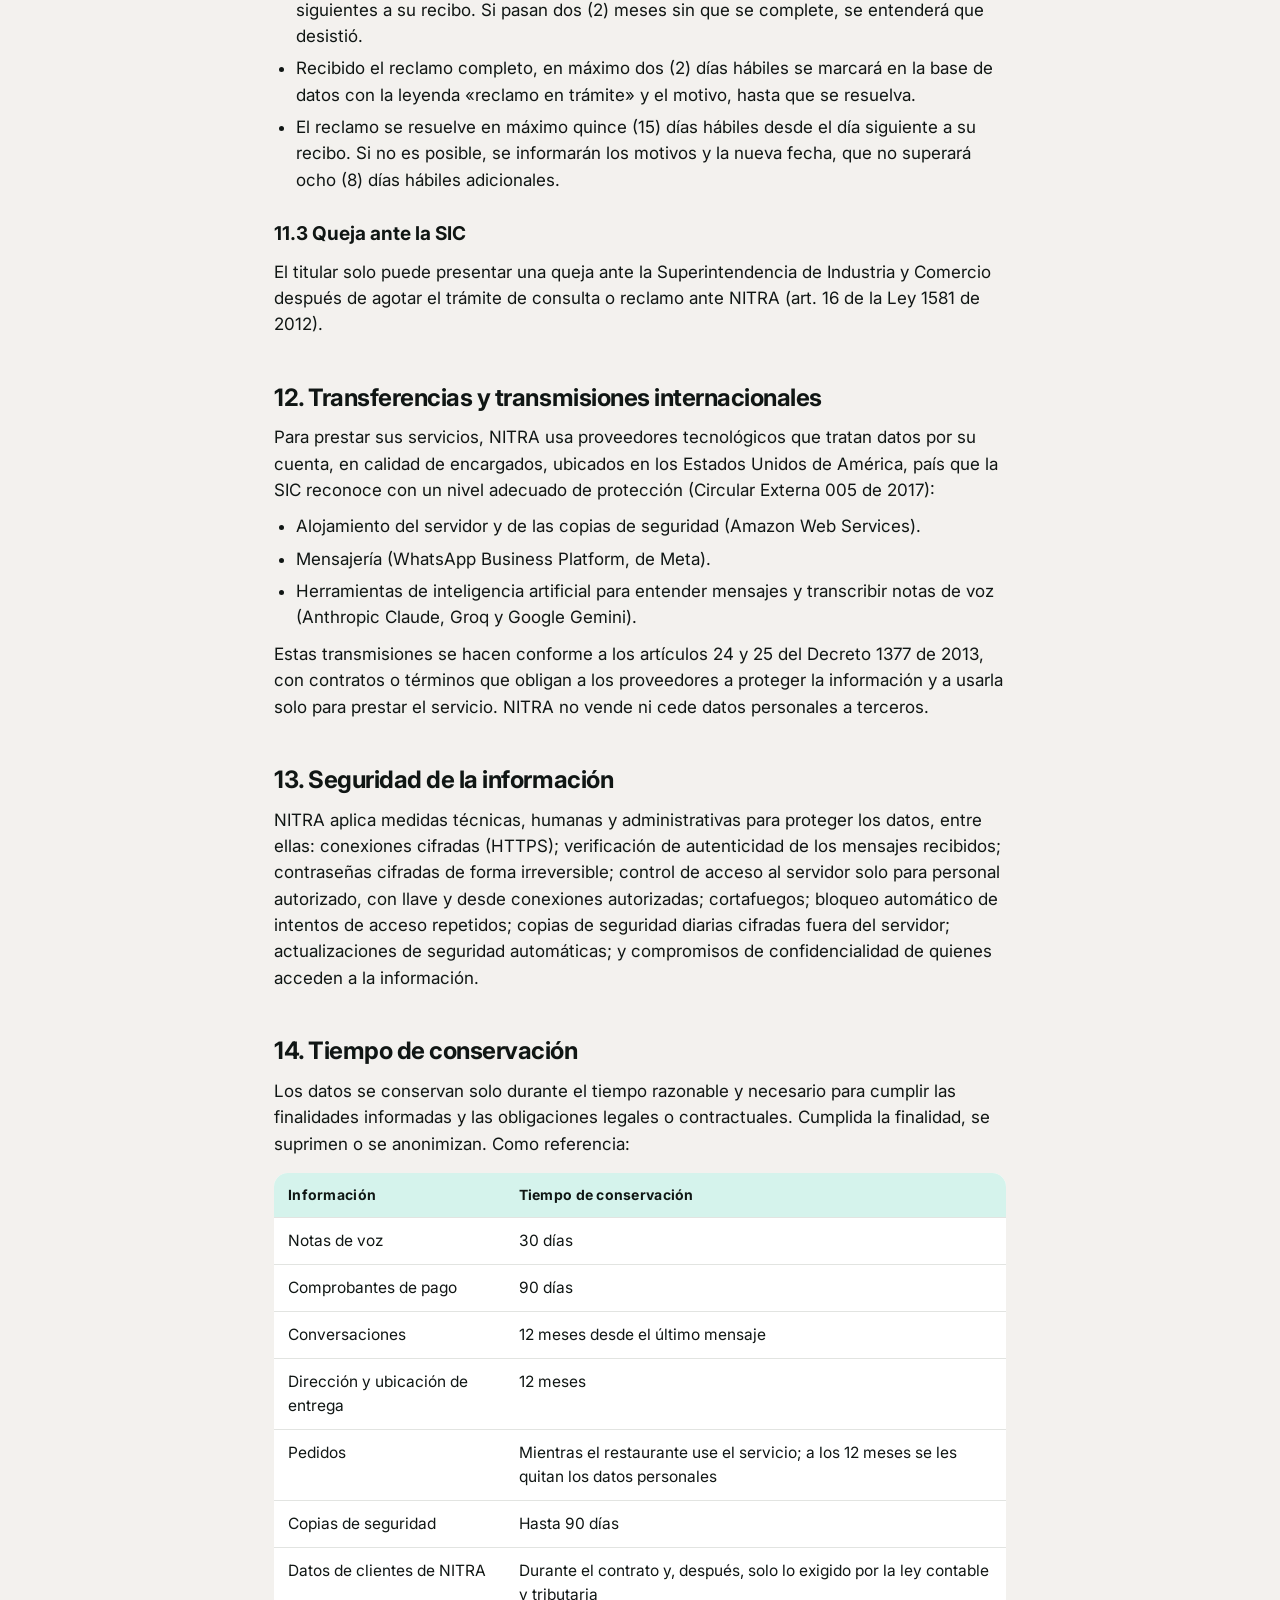
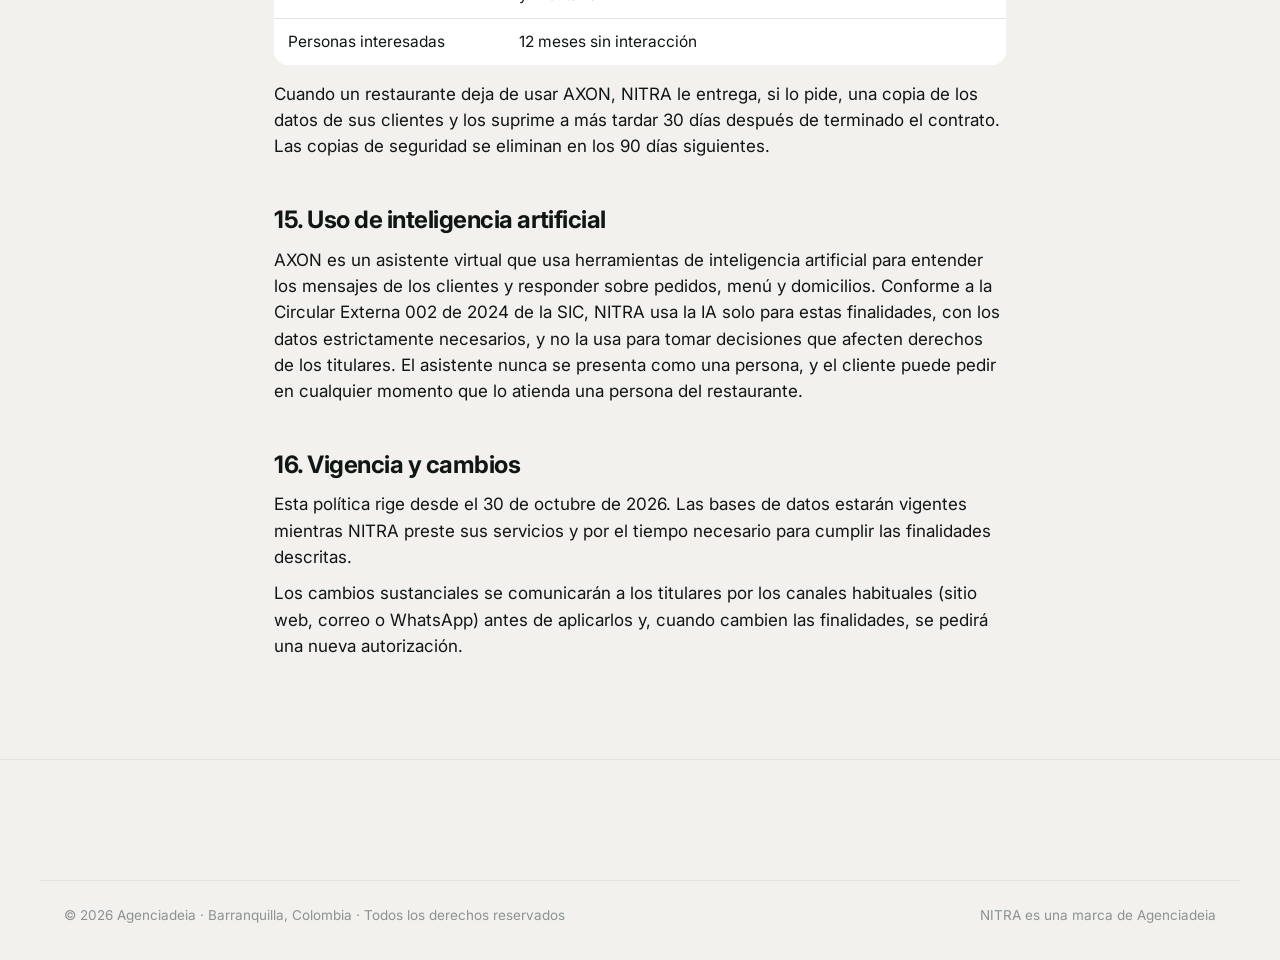
<file: privacidad/index.html>
<!DOCTYPE html>
<html lang="es">
<head>
<meta charset="UTF-8">
<meta name="viewport" content="width=device-width, initial-scale=1.0">
<title>Política de datos personales · NITRA</title>
<meta name="description" content="Cómo NITRA y AXON tratan los datos personales, conforme a la Ley 1581 de 2012: qué datos, para qué, por cuánto tiempo y cómo ejercer tus derechos.">
<meta name="theme-color" content="#F3F1EE">
<link rel="canonical" href="https://nitralabs.github.io/privacidad/">
<link rel="icon" type="image/png" href="../assets/favicon.png">
<link rel="preconnect" href="https://fonts.googleapis.com">
<link rel="preconnect" href="https://fonts.gstatic.com" crossorigin>
<link href="https://fonts.googleapis.com/css2?family=Inter:wght@400;500;600;700&display=swap" rel="stylesheet">
<link rel="stylesheet" href="../styles.css">
<style>
  .legal { max-width: 780px; margin: 0 auto; padding: 56px 24px 90px; font-size: 17px; }
  .legal h1 { font-size: clamp(34px, 5vw, 52px); letter-spacing: -.035em; line-height: 1.05; }
  .legal .meta { color: var(--gris); margin-top: 14px; font-size: 15px; }
  .legal .resumen { margin: 30px 0 10px; padding: 22px 24px; background: var(--blanco); border: 1px solid var(--linea); border-radius: 20px; }
  .legal .resumen p + p { margin-top: 10px; }
  .legal h2 { font-size: 24px; letter-spacing: -.02em; line-height: 1.2; margin: 46px 0 12px; max-width: none; scroll-margin-top: 90px; }
  .legal h3 { font-size: 19px; margin: 26px 0 8px; }
  .legal h4 { font-size: 16px; margin: 20px 0 6px; color: var(--teal2); }
  .legal p { margin: 10px 0; }
  .legal ul { margin: 10px 0; padding-left: 22px; }
  .legal li { margin: 6px 0; }
  .legal a { color: var(--teal2); }
  .legal .tabla { overflow-x: auto; margin: 16px 0; }
  .legal table { width: 100%; border-collapse: collapse; font-size: 15.5px; background: var(--blanco); border-radius: 14px; overflow: hidden; }
  .legal th, .legal td { text-align: left; padding: 11px 14px; border-bottom: 1px solid var(--linea); vertical-align: top; }
  .legal th { background: var(--menta); font-size: 14px; letter-spacing: .02em; }
  .legal tr:last-child td { border-bottom: 0; }
  .volver { font-size: 15px; font-weight: 600; text-decoration: none; }
</style>
</head>
<body>
<header class="menu con-borde">
  <div class="wrap menu-in">
    <a class="marca" href="../" aria-label="NITRA, inicio"><img src="../assets/n-linea.png" alt="" width="40" height="28"><span>NITRA</span></a>
    <a class="volver" href="../">← Volver al inicio</a>
  </div>
</header>
<main class="legal">
  <h1>Política de tratamiento de datos personales</h1>
  <p class="meta">Vigente desde el 30 de octubre de 2026 · Ley 1581 de 2012 y Decreto 1377 de 2013</p>
  <div class="resumen">
    <p><b>En corto:</b> usamos tus datos sólo para prestar el servicio (por ejemplo, tomar y entregar tu pedido). No los vendemos. Si le escribes a un restaurante que usa AXON, el restaurante es el responsable de tus datos y NITRA los procesa por encargo.</p>
    <p>Puedes consultarlos, corregirlos o pedir que los borremos: escribe <b>MIS DATOS</b> en el chat del restaurante, o contáctanos en <a href="mailto:novalabscolombia@gmail.com">novalabscolombia@gmail.com</a> o por <a href="https://wa.me/573248874403">WhatsApp</a>.</p>
  </div>
<p>Elaborado conforme a la Ley Estatutaria 1581 de 2012 y al Decreto 1377 de 2013, compilado en el Decreto 1074 de 2015.</p>
<h2 id="responsable-del-tratamiento">1. Responsable del tratamiento</h2>
<div class="tabla"><table>
  <tr><th>Dato</th><th>Información</th></tr>
  <tr><td>Razón social</td><td>Agenciadeia, propietaria de la marca NITRA</td></tr>
  <tr><td>Domicilio</td><td>Barranquilla, Atlántico, Colombia</td></tr>
  <tr><td>Dirección</td><td>Atención virtual por correo y WhatsApp</td></tr>
  <tr><td>Correo para datos personales</td><td><b><a href="mailto:</b>novalabscolombia@gmail.com">novalabscolombia@gmail.com</a></td></tr>
  <tr><td>WhatsApp y teléfono</td><td><b><a href="https:</b>//wa.me/573248874403">+57 324 8874403</a></td></tr>
  <tr><td>Sitio web</td><td><b><a href="https:</b>//nitralabs.github.io/">nitralabs.github.io</a></td></tr>
</table></div>
<p>En adelante, «NITRA». NITRA desarrolla soluciones de tecnología e inteligencia artificial, entre ellas AXON, un asistente virtual que recibe y gestiona pedidos de restaurantes por WhatsApp.</p>
<h2 id="marco-legal">2. Marco legal</h2>
<p>Esta política se rige por el artículo 15 de la Constitución Política, la Ley Estatutaria 1581 de 2012, el Decreto 1377 de 2013 (compilado en el Decreto Único Reglamentario 1074 de 2015), las instrucciones de la Superintendencia de Industria y Comercio (SIC), entre ellas la Circular Externa 002 de 2024 sobre inteligencia artificial, y las demás normas que las modifiquen o complementen.</p>
<h2 id="definiciones">3. Definiciones</h2>
<ul>
  <li><b>Autorización:</b> consentimiento previo, expreso e informado del titular para el tratamiento de sus datos personales.</li>
  <li><b>Aviso de privacidad:</b> comunicación verbal o escrita dirigida al titular que le informa sobre la existencia de esta política, la forma de consultarla y las finalidades del tratamiento.</li>
  <li><b>Base de datos:</b> conjunto organizado de datos personales que es objeto de tratamiento.</li>
  <li><b>Dato personal:</b> cualquier información vinculada o que pueda asociarse a una o varias personas naturales determinadas o determinables.</li>
  <li><b>Dato público:</b> el que no es semiprivado, privado ni sensible, como los contenidos en registros públicos.</li>
  <li><b>Dato sensible:</b> el que afecta la intimidad del titular o cuyo uso indebido puede generar discriminación, como el origen racial o étnico, la orientación política, las convicciones religiosas, la salud, la vida sexual y los datos biométricos.</li>
  <li><b>Encargado del tratamiento:</b> persona natural o jurídica que realiza el tratamiento de datos por cuenta del responsable.</li>
  <li><b>Responsable del tratamiento:</b> persona natural o jurídica que decide sobre la base de datos y/o el tratamiento de los datos.</li>
  <li><b>Titular:</b> persona natural cuyos datos personales son objeto de tratamiento.</li>
  <li><b>Tratamiento:</b> cualquier operación sobre datos personales, como la recolección, el almacenamiento, el uso, la circulación o la supresión.</li>
  <li><b>Transferencia:</b> envío de datos a un receptor que, a su vez, es responsable del tratamiento, dentro o fuera de Colombia.</li>
  <li><b>Transmisión:</b> comunicación de datos dentro o fuera de Colombia para que un encargado realice el tratamiento por cuenta del responsable.</li>
</ul>
<h2 id="principios">4. Principios</h2>
<p>NITRA trata los datos personales conforme a los principios del artículo 4 de la Ley 1581 de 2012:</p>
<ul>
  <li><b>Legalidad:</b> el tratamiento se sujeta a la ley.</li>
  <li><b>Finalidad:</b> los datos se usan solo para las finalidades legítimas informadas al titular.</li>
  <li><b>Libertad:</b> el tratamiento requiere la autorización previa, expresa e informada del titular, salvo las excepciones legales.</li>
  <li><b>Veracidad o calidad:</b> la información debe ser veraz, completa, exacta, actualizada y comprobable.</li>
  <li><b>Transparencia:</b> el titular puede obtener información sobre sus datos en cualquier momento y sin restricciones.</li>
  <li><b>Acceso y circulación restringida:</b> los datos solo son accesibles para el titular y las personas autorizadas, y no se publican en internet salvo que el acceso sea técnicamente controlable.</li>
  <li><b>Seguridad:</b> los datos se protegen con medidas técnicas, humanas y administrativas.</li>
  <li><b>Confidencialidad:</b> quienes intervienen en el tratamiento guardan reserva de la información, incluso después de terminada su relación con NITRA.</li>
</ul>
<h2 id="datos-que-tratamos-y-para-que">5. Datos que tratamos y para qué</h2>
<h3>5.1 Clientes de NITRA (restaurantes y negocios)</h3>
<p><b>Datos:</b> nombre del negocio y de su representante, documento o NIT, teléfono, correo, dirección y datos para facturación y pagos.</p>
<p><b>Finalidades:</b> celebrar y ejecutar el contrato; prestar, configurar y dar soporte a los servicios; facturar y cobrar; enviar información sobre el servicio, cambios y novedades; atender solicitudes y reclamos; y cumplir obligaciones legales, contables y tributarias.</p>
<h3>5.2 Personas interesadas en nuestros servicios</h3>
<p><b>Datos:</b> nombre, teléfono, correo, nombre y tipo de negocio, ciudad y lo que nos escriba por WhatsApp, el sitio web u otros canales.</p>
<p><b>Finalidades:</b> responder sus preguntas, hacer demostraciones, enviar propuestas comerciales y, solo si lo autoriza de forma expresa, enviarle información comercial de NITRA.</p>
<h3>5.3 Clientes de los restaurantes que usan AXON</h3>
<p>Cuando una persona escribe a un restaurante que usa AXON, el restaurante es el responsable de sus datos y NITRA actúa como encargado: trata los datos por cuenta del restaurante y según sus instrucciones.</p>
<p><b>Datos:</b> número de WhatsApp, nombre de perfil, mensajes de texto y de voz, dirección y ubicación de entrega, productos pedidos, valores, comprobantes de pago y calificaciones del servicio.</p>
<p><b>Finalidades:</b> recibir, confirmar y gestionar pedidos; calcular y coordinar domicilios; verificar pagos; responder preguntas sobre el menú; pasar la conversación a una persona del restaurante cuando haga falta; generar reportes para el restaurante; y atender solicitudes y reclamos.</p>
<p>NITRA no usa estos datos para fines propios, no los vende ni los comparte con terceros distintos a los proveedores tecnológicos necesarios para prestar el servicio.</p>
<h3>5.4 Proveedores, aliados y colaboradores</h3>
<p><b>Datos:</b> de identificación, de contacto, bancarios y los necesarios para la relación contractual.</p>
<p><b>Finalidades:</b> celebrar y ejecutar contratos, pagos, comunicaciones y cumplimiento de obligaciones legales.</p>
<h2 id="datos-sensibles-y-de-ninos-ninas-y-adole">6. Datos sensibles y de niños, niñas y adolescentes</h2>
<p>NITRA no solicita datos sensibles. Si un titular los comparte por iniciativa propia (por ejemplo, una condición de salud para un pedido especial), se usarán solo para atender esa solicitud. El titular no está obligado a entregar datos sensibles.</p>
<p>Los servicios de NITRA no están dirigidos a menores de edad. Cuando se traten datos de niños, niñas o adolescentes, se respetarán su interés superior y sus derechos fundamentales, conforme al artículo 7 de la Ley 1581 de 2012.</p>
<h2 id="autorizacion">7. Autorización</h2>
<p>NITRA obtiene la autorización del titular a más tardar al momento de recoger sus datos, por escrito, de forma oral o mediante conductas inequívocas que permitan concluir que la otorgó, como responder «SÍ» o pulsar «Acepto» en WhatsApp después de recibir el aviso de privacidad. El silencio nunca se entiende como autorización. NITRA conserva la prueba de la autorización (fecha, hora, canal y texto aceptado).</p>
<p>No se requiere autorización en los casos del artículo 10 de la Ley 1581 de 2012: información requerida por una entidad pública o administrativa en ejercicio de sus funciones o por orden judicial; datos de naturaleza pública; urgencias médicas o sanitarias; tratamiento autorizado por la ley para fines históricos, estadísticos o científicos; y datos del Registro Civil.</p>
<p>En AXON, la autorización de los clientes del restaurante se obtiene a nombre del restaurante, mediante el aviso que el asistente envía en el primer contacto.</p>
<h2 id="derechos-de-los-titulares">8. Derechos de los titulares</h2>
<p>Conforme al artículo 8 de la Ley 1581 de 2012, el titular tiene derecho a:</p>
<ul>
  <li>Conocer, actualizar y rectificar sus datos personales.</li>
  <li>Solicitar prueba de la autorización otorgada, salvo cuando no sea necesaria.</li>
  <li>Ser informado, previa solicitud, sobre el uso que se ha dado a sus datos.</li>
  <li>Presentar quejas ante la Superintendencia de Industria y Comercio, después de agotar el trámite de consulta o reclamo ante NITRA.</li>
  <li>Revocar la autorización y/o solicitar la supresión de sus datos cuando no se respeten los principios, derechos y garantías legales. La revocatoria y la supresión no proceden cuando exista un deber legal o contractual de conservarlos.</li>
  <li>Acceder en forma gratuita a sus datos, al menos una vez cada mes calendario y cada vez que esta política tenga cambios sustanciales.</li>
</ul>
<p>Pueden ejercer estos derechos el titular, sus causahabientes, su representante o apoderado, y quien actúe por estipulación a favor de otro.</p>
<h2 id="deberes-de-nitra">9. Deberes de NITRA</h2>
<h4>Como responsable (art. 17 de la Ley 1581 de 2012)</h4>
<ul>
  <li>Garantizar al titular el ejercicio pleno de su derecho de habeas data y conservar la prueba de la autorización.</li>
  <li>Informar al titular la finalidad de la recolección y sus derechos.</li>
  <li>Conservar la información con medidas de seguridad que impidan su adulteración, pérdida, consulta, uso o acceso no autorizado.</li>
  <li>Mantener la información veraz y actualizada, y rectificarla cuando sea incorrecta.</li>
  <li>Tramitar las consultas y reclamos en los términos legales.</li>
  <li>Exigir a los encargados el respeto de las condiciones de seguridad y privacidad.</li>
  <li>Informar a la SIC cuando se presenten violaciones a los códigos de seguridad y existan riesgos en la administración de la información.</li>
</ul>
<h4>Como encargado (art. 18 de la Ley 1581 de 2012)</h4>
<ul>
  <li>Tratar los datos solo según las instrucciones del responsable y para las finalidades autorizadas.</li>
  <li>Garantizar la seguridad y la confidencialidad de la información.</li>
  <li>Actualizar, rectificar o suprimir los datos cuando corresponda, y apoyar al responsable en la atención de consultas y reclamos dentro de los plazos legales.</li>
  <li>Informar al responsable y a la SIC los incidentes de seguridad.</li>
  <li>Devolver y suprimir los datos al terminar el servicio, salvo deber legal de conservarlos.</li>
</ul>
<h2 id="area-responsable-y-canales-de-atencion">10. Área responsable y canales de atención</h2>
<p>El área responsable de atender consultas, reclamos y solicitudes sobre datos personales es el equipo de datos personales de NITRA, por estos canales:</p>
<ul>
  <li><b>Correo:</b> <a href="mailto:novalabscolombia@gmail.com">novalabscolombia@gmail.com</a></li>
  <li><b>WhatsApp:</b> <a href="https://wa.me/573248874403">+57 324 8874403</a></li>
  <li><b>Dirección:</b> Barranquilla, Atlántico, Colombia (atención virtual por correo y WhatsApp)</li>
</ul>
<p>Los clientes de un restaurante que usa AXON pueden escribir MIS DATOS en el mismo chat del restaurante, o dirigirse al restaurante, que es el responsable de sus datos. NITRA lo apoyará para responder.</p>
<h2 id="procedimiento-para-consultas-y-reclamos">11. Procedimiento para consultas y reclamos</h2>
<h3>11.1 Consultas</h3>
<p>El titular o su representante puede consultar la información personal que repose en nuestras bases de datos. La consulta se atiende en un plazo máximo de diez (10) días hábiles desde su recibo. Si no es posible en ese plazo, se informarán los motivos y la nueva fecha, que no superará cinco (5) días hábiles adicionales (art. 14 de la Ley 1581 de 2012).</p>
<h3>11.2 Reclamos</h3>
<p>Quien considere que su información debe ser corregida, actualizada o suprimida, o que hay un incumplimiento de la ley, puede presentar un reclamo (art. 15 de la Ley 1581 de 2012):</p>
<ul>
  <li>El reclamo debe incluir la identificación del titular, la descripción de los hechos, la dirección o el medio de contacto y los documentos que quiera hacer valer.</li>
  <li>Si el reclamo está incompleto, se pedirá completarlo dentro de los cinco (5) días siguientes a su recibo. Si pasan dos (2) meses sin que se complete, se entenderá que desistió.</li>
  <li>Recibido el reclamo completo, en máximo dos (2) días hábiles se marcará en la base de datos con la leyenda «reclamo en trámite» y el motivo, hasta que se resuelva.</li>
  <li>El reclamo se resuelve en máximo quince (15) días hábiles desde el día siguiente a su recibo. Si no es posible, se informarán los motivos y la nueva fecha, que no superará ocho (8) días hábiles adicionales.</li>
</ul>
<h3>11.3 Queja ante la SIC</h3>
<p>El titular solo puede presentar una queja ante la Superintendencia de Industria y Comercio después de agotar el trámite de consulta o reclamo ante NITRA (art. 16 de la Ley 1581 de 2012).</p>
<h2 id="transferencias-y-transmisiones-internaci">12. Transferencias y transmisiones internacionales</h2>
<p>Para prestar sus servicios, NITRA usa proveedores tecnológicos que tratan datos por su cuenta, en calidad de encargados, ubicados en los Estados Unidos de América, país que la SIC reconoce con un nivel adecuado de protección (Circular Externa 005 de 2017):</p>
<ul>
  <li>Alojamiento del servidor y de las copias de seguridad (Amazon Web Services).</li>
  <li>Mensajería (WhatsApp Business Platform, de Meta).</li>
  <li>Herramientas de inteligencia artificial para entender mensajes y transcribir notas de voz (Anthropic Claude, Groq y Google Gemini).</li>
</ul>
<p>Estas transmisiones se hacen conforme a los artículos 24 y 25 del Decreto 1377 de 2013, con contratos o términos que obligan a los proveedores a proteger la información y a usarla solo para prestar el servicio. NITRA no vende ni cede datos personales a terceros.</p>
<h2 id="seguridad-de-la-informacion">13. Seguridad de la información</h2>
<p>NITRA aplica medidas técnicas, humanas y administrativas para proteger los datos, entre ellas: conexiones cifradas (HTTPS); verificación de autenticidad de los mensajes recibidos; contraseñas cifradas de forma irreversible; control de acceso al servidor solo para personal autorizado, con llave y desde conexiones autorizadas; cortafuegos; bloqueo automático de intentos de acceso repetidos; copias de seguridad diarias cifradas fuera del servidor; actualizaciones de seguridad automáticas; y compromisos de confidencialidad de quienes acceden a la información.</p>
<h2 id="tiempo-de-conservacion">14. Tiempo de conservación</h2>
<p>Los datos se conservan solo durante el tiempo razonable y necesario para cumplir las finalidades informadas y las obligaciones legales o contractuales. Cumplida la finalidad, se suprimen o se anonimizan. Como referencia:</p>
<div class="tabla"><table>
  <tr><th>Información</th><th>Tiempo de conservación</th></tr>
  <tr><td>Notas de voz</td><td>30 días</td></tr>
  <tr><td>Comprobantes de pago</td><td>90 días</td></tr>
  <tr><td>Conversaciones</td><td>12 meses desde el último mensaje</td></tr>
  <tr><td>Dirección y ubicación de entrega</td><td>12 meses</td></tr>
  <tr><td>Pedidos</td><td>Mientras el restaurante use el servicio; a los 12 meses se les quitan los datos personales</td></tr>
  <tr><td>Copias de seguridad</td><td>Hasta 90 días</td></tr>
  <tr><td>Datos de clientes de NITRA</td><td>Durante el contrato y, después, solo lo exigido por la ley contable y tributaria</td></tr>
  <tr><td>Personas interesadas</td><td>12 meses sin interacción</td></tr>
</table></div>
<p>Cuando un restaurante deja de usar AXON, NITRA le entrega, si lo pide, una copia de los datos de sus clientes y los suprime a más tardar 30 días después de terminado el contrato. Las copias de seguridad se eliminan en los 90 días siguientes.</p>
<h2 id="uso-de-inteligencia-artificial">15. Uso de inteligencia artificial</h2>
<p>AXON es un asistente virtual que usa herramientas de inteligencia artificial para entender los mensajes de los clientes y responder sobre pedidos, menú y domicilios. Conforme a la Circular Externa 002 de 2024 de la SIC, NITRA usa la IA solo para estas finalidades, con los datos estrictamente necesarios, y no la usa para tomar decisiones que afecten derechos de los titulares. El asistente nunca se presenta como una persona, y el cliente puede pedir en cualquier momento que lo atienda una persona del restaurante.</p>
<h2 id="vigencia-y-cambios">16. Vigencia y cambios</h2>
<p>Esta política rige desde el 30 de octubre de 2026. Las bases de datos estarán vigentes mientras NITRA preste sus servicios y por el tiempo necesario para cumplir las finalidades descritas.</p>
<p>Los cambios sustanciales se comunicarán a los titulares por los canales habituales (sitio web, correo o WhatsApp) antes de aplicarlos y, cuando cambien las finalidades, se pedirá una nueva autorización.</p>
</main>
<footer class="pie">
  <div class="wrap pie-legal">
    <p>© 2026 Agenciadeia · Barranquilla, Colombia · Todos los derechos reservados</p>
    <p>NITRA es una marca de Agenciadeia</p>
  </div>
</footer>
</body>
</html>
</file>
<file: styles.css>
/* NITRA — sitio público. Papel, tinta y verde azulado; de fondo, la red de NITRA que se conecta al bajar. */
:root {
  --papel: #F3F1EE;
  --blanco: #FFFFFF;
  --tinta: #101614;
  --gris: #5F6965;
  --gris2: #8A938F;
  --linea: #E2E4E1;
  --teal: #0E9F8E;
  --teal2: #0A7C70;
  --menta: #D5F3EC;
  --sombra: 0 22px 60px rgba(16, 44, 38, .09), 0 2px 8px rgba(16, 44, 38, .05);
  --radio: 28px;
}
*, *::before, *::after { box-sizing: border-box; }
html { scroll-behavior: smooth; scroll-padding-top: 84px; -webkit-text-size-adjust: 100%; }
body {
  margin: 0; background: var(--papel); color: var(--tinta);
  font-family: Inter, "Segoe UI", system-ui, -apple-system, sans-serif; font-size: 18px; line-height: 1.55;
  -webkit-font-smoothing: antialiased; overflow-x: hidden;
}
img { max-width: 100%; display: block; }
a { color: inherit; }
button { font: inherit; color: inherit; cursor: pointer; }
h1, h2, h3, h4, p { margin: 0; }
.wrap { width: 100%; max-width: 1200px; margin: 0 auto; padding: 0 24px; }
.ic { width: 1.15em; height: 1.15em; flex: none; fill: none; stroke: currentColor; stroke-width: 2; stroke-linecap: round; stroke-linejoin: round; }
.acento { color: var(--teal); }
.gris { color: var(--gris); }
:focus-visible { outline: 3px solid var(--teal); outline-offset: 3px; border-radius: 8px; }

/* ── botones ── */
.btn {
  display: inline-flex; align-items: center; gap: 10px; padding: 16px 28px; border-radius: 999px;
  font-size: 17px; font-weight: 600; text-decoration: none; border: 2px solid transparent; white-space: nowrap;
  transition: transform .2s, box-shadow .2s, background .2s;
}
.btn:hover { transform: translateY(-2px); }
.btn-negro { background: var(--tinta); color: #fff; box-shadow: 0 10px 26px rgba(16, 22, 20, .18); }
.btn-negro:hover { box-shadow: 0 14px 34px rgba(16, 22, 20, .26); }
.btn-borde { background: transparent; border-color: var(--tinta); color: var(--tinta); }
.btn-blanco { background: #fff; color: var(--tinta); }
.btn-borde-blanco { background: transparent; border-color: rgba(255, 255, 255, .7); color: #fff; }
.btn-sm { padding: 11px 20px; font-size: 15px; }

/* ── menú ── */
.menu { position: sticky; top: 0; z-index: 50; background: rgba(243, 241, 238, .82); backdrop-filter: blur(14px) saturate(1.2);
  -webkit-backdrop-filter: blur(14px) saturate(1.2); border-bottom: 1px solid transparent; transition: border-color .3s; }
.menu.con-borde { border-bottom-color: var(--linea); }
.menu-in { display: flex; align-items: center; justify-content: space-between; height: 72px; }
.marca { display: inline-flex; align-items: center; gap: 12px; text-decoration: none; font-weight: 700; font-size: 20px; letter-spacing: .28em; }
.marca img { width: 40px; height: auto; }
.links { display: flex; align-items: center; gap: 30px; }
.links a:not(.btn) { text-decoration: none; font-size: 15px; font-weight: 500; color: var(--gris); transition: color .2s; }
.links a:not(.btn):hover { color: var(--tinta); }
.hamburguesa { display: none; background: none; border: 0; padding: 8px; font-size: 26px; }

/* ── portada ── */
.hero { position: relative; overflow: hidden; padding: 70px 0 110px; }
.hero-in { position: relative; display: grid; grid-template-columns: 1.2fr 1fr; gap: 56px; align-items: center; }
.chip { display: inline-flex; align-items: center; gap: 8px; background: #fff; border-radius: 999px; padding: 9px 16px;
  font-size: 14px; font-weight: 600; box-shadow: 0 8px 22px rgba(16, 44, 38, .07); margin-bottom: 26px; }
.chip .ic { color: var(--teal); }
h1 { font-size: clamp(44px, 5.3vw, 76px); line-height: 1.0; letter-spacing: -.045em; font-weight: 700; }
.lead { font-size: 20px; color: var(--gris); margin-top: 22px; max-width: 34em; }
.acciones { display: flex; flex-wrap: wrap; gap: 14px; margin-top: 34px; }

/* la red de fondo (app.js la dibuja y la va conectando con el avance) */
.red { position: fixed; left: 0; top: 0; width: 100vw; height: 100vh; z-index: 0; pointer-events: none; }
main, .pie { position: relative; z-index: 1; }
/* un halo del color del papel para que la red nunca ensucie el texto */
.hero-txt :is(h1, .lead), .seccion:not(.seccion-blanca) :is(h2, .lead, .eyebrow, .cf h3, .cf p, .cita, .nota),
.pie :is(p, a, h4) { text-shadow: 0 0 10px var(--papel), 0 0 3px var(--papel), 0 0 1px var(--papel); }
.final :is(h2, p) { text-shadow: none; }

/* barra de avance bajo el menú */
.progreso { position: absolute; left: 0; bottom: -1px; width: 100%; height: 2px; background: var(--teal);
  transform: scaleX(0); transform-origin: 0 50%; }

/* la N de la portada: entra trazándose, flota y, al bajar, baja, gira y se desvanece (app.js pone --y y --q) */
.hero-n { position: absolute; right: -9%; top: -9%; width: min(860px, 62vw); aspect-ratio: 480 / 344; pointer-events: none;
  transform: translateY(calc(var(--y, 0) * 1px)) rotate(calc(var(--q, 0) * 12deg)) scale(calc(1 - var(--q, 0) * .15));
  opacity: calc(1 - var(--q, 0) * .7); will-change: transform, opacity; }
.hero-n i { position: absolute; inset: 0; background: linear-gradient(140deg, #19B9A5 10%, #0A6E63 90%); opacity: .26;
  -webkit-mask: url(assets/n-linea.png) center / contain no-repeat; mask: url(assets/n-linea.png) center / contain no-repeat;
  animation: n-entra 1.8s cubic-bezier(.3, .6, .2, 1) .15s both, n-flota 7s ease-in-out 2s infinite; }
@keyframes n-entra { from { clip-path: inset(0 100% 0 0); } to { clip-path: inset(0 0 0 0); } }
@keyframes n-flota { 0%, 100% { transform: translateY(0) rotate(-2deg); } 50% { transform: translateY(-14px) rotate(2deg); } }

/* tarjetas de video */
.vcard { position: relative; display: block; width: 100%; padding: 0; border: 0; border-radius: var(--radio); overflow: hidden;
  aspect-ratio: 16 / 9; background: #0b1a17; box-shadow: var(--sombra); }
.vcard img { width: 100%; height: 100%; object-fit: cover; transition: transform .5s cubic-bezier(.2, .7, .2, 1); }
.vcard:hover img { transform: scale(1.035); }
.play { position: absolute; left: 50%; top: 50%; width: 76px; height: 76px; margin: -38px 0 0 -38px; border-radius: 50%;
  background: rgba(255, 255, 255, .94); color: var(--tinta); display: grid; place-items: center; font-size: 30px;
  box-shadow: 0 12px 34px rgba(0, 0, 0, .25); transition: transform .25s; }
.play .ic { margin-left: 4px; }
.vcard:hover .play { transform: scale(1.08); }
.vlabel, .dur { position: absolute; left: 16px; bottom: 16px; background: rgba(16, 22, 20, .78); color: #fff; font-size: 14px;
  font-weight: 600; padding: 7px 14px; border-radius: 999px; backdrop-filter: blur(6px); }
.dur { left: auto; right: 14px; bottom: 14px; padding: 5px 11px; font-size: 13px; font-variant-numeric: tabular-nums; }
.hero-video { transform: rotate(1.2deg); }
.hero-video:hover { transform: rotate(0); }

/* ── secciones ── */
.seccion { padding: 110px 0; position: relative; }
.seccion-blanca { background: rgba(255, 255, 255, .62); }
.eyebrow { display: inline-flex; flex-wrap: wrap; align-items: center; gap: 8px 10px; font-size: 14px; font-weight: 700; letter-spacing: .16em;
  text-transform: uppercase; color: var(--teal2); margin-bottom: 16px; }
.nro { display: inline-flex; align-items: center; gap: 10px; letter-spacing: .08em; color: var(--tinta); font-variant-numeric: tabular-nums; }
.nro::after { content: ""; width: 28px; height: 2px; border-radius: 2px; background: var(--teal); }
.estado { display: inline-flex; align-items: center; gap: 8px; background: #fff; border-radius: 999px; padding: 5px 12px 5px 10px;
  letter-spacing: .08em; color: #157A47; box-shadow: 0 4px 14px rgba(16, 44, 38, .06); }
.punto { width: 10px; height: 10px; border-radius: 50%; background: #1E9E5A; box-shadow: 0 0 0 4px rgba(30, 158, 90, .18); }
h2 { font-size: clamp(34px, 4.6vw, 60px); line-height: 1.05; letter-spacing: -.035em; font-weight: 700; max-width: 15em; }
.cabeza { display: grid; grid-template-columns: 1.3fr 1fr; gap: 40px; align-items: end; margin-bottom: 56px; }
.cabeza .lead { margin-top: 0; }
.centro { text-align: center; margin-top: 54px; }

/* por qué ahora */
.stats { display: grid; grid-template-columns: repeat(3, 1fr); gap: 22px; margin-top: 54px; }
.stat { background: #fff; border-radius: var(--radio); padding: 34px 32px 28px; box-shadow: var(--sombra); display: flex; flex-direction: column; }
.stat .num { font-size: 64px; font-weight: 700; letter-spacing: -.05em; line-height: 1; color: var(--teal); margin-bottom: 16px; }
.stat .num span { font-size: 28px; letter-spacing: -.02em; color: var(--tinta); }
.stat .num b { font-weight: inherit; font-variant-numeric: tabular-nums; }
.stat p { color: var(--gris); }

/* las gráficas de cada cifra se llenan cuando la tarjeta aparece */
.viz { margin: 0 0 18px; }
.viz-tres { display: flex; gap: 10px; font-size: 34px; }
.viz-tres .ic { color: #C9CFCB; stroke-width: 1.7; transition: color .5s ease; }
.viz-tres .ic.on:nth-child(1) { transition-delay: .35s; }
.viz-tres .ic.on:nth-child(2) { transition-delay: .7s; }
.stat.in .viz-tres .ic.on { color: var(--teal); }
.viz-barra { position: relative; height: 12px; border-radius: 99px; background: #E6E9E7; margin: 12px 0 22px; overflow: hidden; }
.viz-barra .antes, .viz-barra .relleno { position: absolute; left: 0; top: 0; bottom: 0; border-radius: 99px; transform-origin: 0 50%; transform: scaleX(0); }
.viz-barra .antes { width: 78%; background: #BFE9E2; transition: transform 1s cubic-bezier(.2, .7, .2, 1) .25s; }
.viz-barra .relleno { width: 88%; background: var(--teal); transition: transform 1.6s cubic-bezier(.2, .7, .2, 1) .45s; }
.stat.in .viz-barra .antes, .stat.in .viz-barra .relleno { transform: scaleX(1); }
.viz-cien { display: grid; grid-template-columns: repeat(20, 1fr); gap: 4px; max-width: 300px; }
.viz-cien i { aspect-ratio: 1; border-radius: 2px; background: #E1E5E2; }
.viz-cien i.on { transition: background .35s ease calc(.45s + var(--k) * .14s); }
.stat.in .viz-cien i.on { background: var(--teal); }
.fuente { margin-top: auto; padding-top: 20px; font-size: 13px; color: var(--gris2); text-decoration: underline; text-underline-offset: 3px; }

/* funciones de AXON */
.funciones { display: grid; grid-template-columns: repeat(4, 1fr); gap: 18px; }
.fn { background: var(--papel); border-radius: 24px; padding: 26px 24px; }
.fi { width: 52px; height: 52px; border-radius: 50%; background: var(--menta); color: var(--teal2); display: grid; place-items: center;
  font-size: 22px; margin-bottom: 18px; }
.fn h3 { font-size: 18px; font-weight: 600; letter-spacing: -.01em; margin-bottom: 6px; }
.fn p { font-size: 15.5px; color: var(--gris); line-height: 1.5; }

/* tutoriales */
.filtros { display: flex; flex-wrap: wrap; gap: 10px; margin-bottom: 30px; }
.filtro { border: 2px solid var(--linea); background: #fff; border-radius: 999px; padding: 9px 18px; font-size: 15px; font-weight: 600; color: var(--gris); }
.filtro.activo { background: var(--tinta); border-color: var(--tinta); color: #fff; }
.tutoriales { display: grid; grid-template-columns: repeat(3, 1fr); gap: 26px; }
.tut { background: #fff; border-radius: var(--radio); overflow: hidden; box-shadow: var(--sombra); display: flex; flex-direction: column; }
.tut[hidden] { display: none; }
.tut .vcard { border-radius: 0; box-shadow: none; }
.tut .play { width: 62px; height: 62px; margin: -31px 0 0 -31px; font-size: 24px; }
.tut-txt { padding: 22px 24px 20px; display: flex; flex-direction: column; flex: 1; }
.tag { align-self: flex-start; font-size: 12.5px; font-weight: 700; letter-spacing: .06em; text-transform: uppercase; color: var(--teal2);
  background: var(--menta); border-radius: 999px; padding: 5px 11px; margin-bottom: 12px; }
.tut h3 { font-size: 21px; letter-spacing: -.02em; font-weight: 600; margin-bottom: 6px; }
.tut p { font-size: 15.5px; color: var(--gris); line-height: 1.5; }
.copiar { margin-top: auto; padding-top: 16px; align-self: flex-start; display: inline-flex; align-items: center; gap: 7px; background: none;
  border: 0; font-size: 14px; font-weight: 600; color: var(--teal2); padding-left: 0; }
.copiar:hover span { text-decoration: underline; text-underline-offset: 3px; }
.nota { margin-top: 30px; font-size: 14px; color: var(--gris2); text-align: center; }

/* próximamente */
.bots { display: grid; grid-template-columns: repeat(4, 1fr); gap: 20px; }
.bot { background: var(--papel); border-radius: var(--radio); padding: 28px 26px 24px; display: flex; flex-direction: column; }
.bot-top { display: flex; justify-content: space-between; align-items: center; margin-bottom: 22px; }
.bi { width: 54px; height: 54px; border-radius: 16px; background: var(--tinta); color: #fff; display: grid; place-items: center; font-size: 24px; }
.pronto { font-size: 12px; font-weight: 700; letter-spacing: .08em; text-transform: uppercase; background: #fff; color: var(--gris);
  border: 1.5px dashed #C9CFCB; border-radius: 999px; padding: 5px 11px; }
.bot h3 { font-size: 24px; font-weight: 700; letter-spacing: .04em; }
.sector { font-size: 14px; font-weight: 600; color: var(--teal2); margin: 4px 0 12px; }
.bot p:not(.sector) { font-size: 15.5px; color: var(--gris); line-height: 1.5; }
.mas { margin-top: auto; padding-top: 20px; display: inline-flex; align-items: center; gap: 8px; font-size: 15px; font-weight: 600;
  text-decoration: none; color: var(--tinta); }
.mas:hover .ic { transform: translateX(4px); }
.mas .ic { transition: transform .2s; }

/* confianza */
.confianza { display: grid; grid-template-columns: repeat(4, 1fr); gap: 20px; margin-top: 50px; }
.cf { border-top: 2px solid var(--tinta); padding-top: 22px; }
.cf > .ic { font-size: 30px; color: var(--teal); margin-bottom: 14px; }
.cf h3 { font-size: 19px; font-weight: 600; margin-bottom: 8px; }
.cf p { font-size: 15.5px; color: var(--gris); line-height: 1.5; }
.cita { margin-top: 60px; font-size: clamp(24px, 3vw, 34px); font-weight: 600; letter-spacing: -.02em; text-align: center; }

/* nosotros */
.nos { display: grid; grid-template-columns: 1.1fr 1fr; gap: 60px; align-items: center; }
.nos-txt > p { margin-top: 20px; color: var(--tinta); font-size: 18px; }
.nos-txt > p.gris { color: var(--gris); }
.fundadores { display: flex; flex-wrap: wrap; gap: 26px; margin-top: 30px; }
.fund { display: flex; align-items: center; gap: 12px; }
.ini { width: 48px; height: 48px; border-radius: 50%; background: var(--tinta); color: #fff; display: grid; place-items: center; font-weight: 700; font-size: 16px; }
.fund b { display: block; font-size: 16px; }
.fund small { color: var(--gris); font-size: 14px; }
.oscura { background: #020306; }

/* llamado final */
.final { position: relative; overflow: hidden; background: var(--tinta); color: #fff; border-radius: 40px; padding: 96px 40px; text-align: center; }
.final h2 { margin: 0 auto; font-size: clamp(44px, 7vw, 96px); letter-spacing: -.045em; max-width: none; }
.final p { margin: 20px auto 0; color: rgba(255, 255, 255, .78); font-size: 20px; max-width: 30em; }
.final .acciones { justify-content: center; }
.final > *:not(.red-final) { position: relative; }
.final-n { width: 96px; height: auto; margin: 0 auto 26px; animation: n-flota 6.5s ease-in-out infinite; }
.eyebrow-claro { color: #8EEBDD; }
.eyebrow-claro .nro { color: #fff; }
.eyebrow-claro .nro::after { background: #3FD3BF; }

/* la red completa del cierre, con el flujo de la página anterior */
.red-final { position: absolute; inset: 0; width: 100%; height: 100%; pointer-events: none; }
.red-final .base { stroke: rgba(255, 255, 255, .07); stroke-width: 1; }
.red-final .flujo { stroke: #3FD3BF; stroke-width: 1.2; opacity: .4; stroke-dasharray: 5 16; stroke-linecap: round; animation: fluir linear infinite; }
.red-final .nodo { fill: #3FD3BF; animation: latir 4s ease-in-out infinite; }
@keyframes fluir { to { stroke-dashoffset: -210; } }
@keyframes latir { 0%, 100% { opacity: .25; } 50% { opacity: .85; } }

/* pie */
.pie { padding: 70px 0 34px; border-top: 1px solid var(--linea); background: rgba(243, 241, 238, .72); }
.pie-in { display: grid; grid-template-columns: 1.6fr 1fr 1fr 1.3fr; gap: 40px; }
.pie-marca p { margin-top: 16px; color: var(--gris); font-size: 15px; max-width: 24em; }
.pie-col { display: flex; flex-direction: column; gap: 12px; }
.pie-col h4 { font-size: 13px; letter-spacing: .14em; text-transform: uppercase; color: var(--gris2); margin-bottom: 4px; }
.pie-col a { display: inline-flex; align-items: center; gap: 8px; text-decoration: none; font-size: 15px; color: var(--tinta); }
.pie-col a:hover { color: var(--teal2); }
.pie-legal { margin-top: 50px; padding-top: 24px; border-top: 1px solid var(--linea); display: flex; justify-content: space-between;
  flex-wrap: wrap; gap: 10px; font-size: 13.5px; color: var(--gris2); }

/* reproductor */
.modal { position: fixed; inset: 0; z-index: 100; background: rgba(8, 12, 11, .86); backdrop-filter: blur(8px); display: grid;
  place-items: center; padding: 24px; animation: aparecer .25s ease; }
.modal[hidden] { display: none; }
.modal-caja { position: relative; width: min(1100px, 100%); }
.modal video { width: 100%; max-height: 80vh; border-radius: 22px; background: #000; display: block; aspect-ratio: 16 / 9; }
.modal.vertical .modal-caja { width: min(440px, 100%); }
.modal.vertical video { aspect-ratio: 9 / 16; max-height: 78vh; }
.modal-cerrar { position: absolute; right: -6px; top: -54px; width: 44px; height: 44px; border-radius: 50%; border: 0; background: #fff;
  color: var(--tinta); display: grid; place-items: center; font-size: 22px; }
.modal-pie { display: flex; justify-content: space-between; align-items: center; gap: 16px; margin-top: 14px; color: #fff; }
.modal-pie p { font-size: 18px; font-weight: 600; }
.copiar-claro { color: #8EEBDD; padding-top: 0; margin-top: 0; }
@keyframes aparecer { from { opacity: 0; } to { opacity: 1; } }

/* aparición al bajar */
.rev { opacity: 0; transform: translateY(26px); transition: opacity .8s cubic-bezier(.2, .7, .2, 1), transform .8s cubic-bezier(.2, .7, .2, 1); }
.rev.in { opacity: 1; transform: none; }
.sin-js { text-align: center; padding: 20px; }

@media (prefers-reduced-motion: reduce) {
  html { scroll-behavior: auto; }
  .hero-n i, .final-n, .red-final .flujo, .red-final .nodo { animation: none; }
  .red-final .flujo { stroke-dasharray: none; }
  .rev { opacity: 1; transform: none; transition: none; }
  .viz *, .viz-cien i.on { transition: none !important; }
  .btn, .vcard img, .play { transition: none; }
}

/* ── tableta ── */
@media (max-width: 1080px) {
  .funciones, .bots { grid-template-columns: repeat(2, 1fr); }
  .confianza { grid-template-columns: repeat(2, 1fr); row-gap: 34px; }
  .tutoriales { grid-template-columns: repeat(2, 1fr); }
}
/* ── celular ── */
@media (max-width: 860px) {
  body { font-size: 17px; }
  .wrap { padding: 0 16px; }
  .hamburguesa { display: block; }
  .links { position: absolute; top: 72px; left: 0; right: 0; flex-direction: column; align-items: stretch; gap: 0; padding: 8px 16px 20px;
    background: var(--papel); border-bottom: 1px solid var(--linea); display: none; }
  .links.abierto { display: flex; }
  .links a:not(.btn) { padding: 14px 4px; font-size: 18px; color: var(--tinta); border-bottom: 1px solid var(--linea); }
  .links .btn { margin-top: 16px; justify-content: center; }
  .hero { padding: 36px 0 70px; }
  .hero-in { grid-template-columns: 1fr; gap: 40px; }
  .hero-video { transform: none; }
  .lead { font-size: 18px; }
  .acciones .btn { flex: 1 1 100%; justify-content: center; }
  .hero-n { width: 86vw; right: -34vw; top: -10px; }
  .hero-n i { opacity: .16; }
  .seccion { padding: 76px 0; }
  .cabeza { grid-template-columns: 1fr; gap: 16px; margin-bottom: 36px; }
  .stats, .tutoriales, .funciones, .bots, .confianza { grid-template-columns: 1fr; }
  .stats { margin-top: 36px; gap: 16px; }
  .stat .num { font-size: 56px; }
  .funciones { gap: 12px; }
  .fn { display: grid; grid-template-columns: 52px 1fr; column-gap: 16px; padding: 20px; }
  .fn .fi { margin-bottom: 0; grid-row: span 2; }
  .nos { grid-template-columns: 1fr; gap: 36px; }
  .final { padding: 70px 22px; border-radius: 30px; }
  .final .acciones .btn { flex: 1 1 100%; justify-content: center; }
  .pie-in { grid-template-columns: 1fr 1fr; }
  .pie-marca { grid-column: 1 / -1; }
  .pie-legal { flex-direction: column; }
  .modal { padding: 16px; }
  .modal-cerrar { right: 0; top: -52px; }
}
</file>
